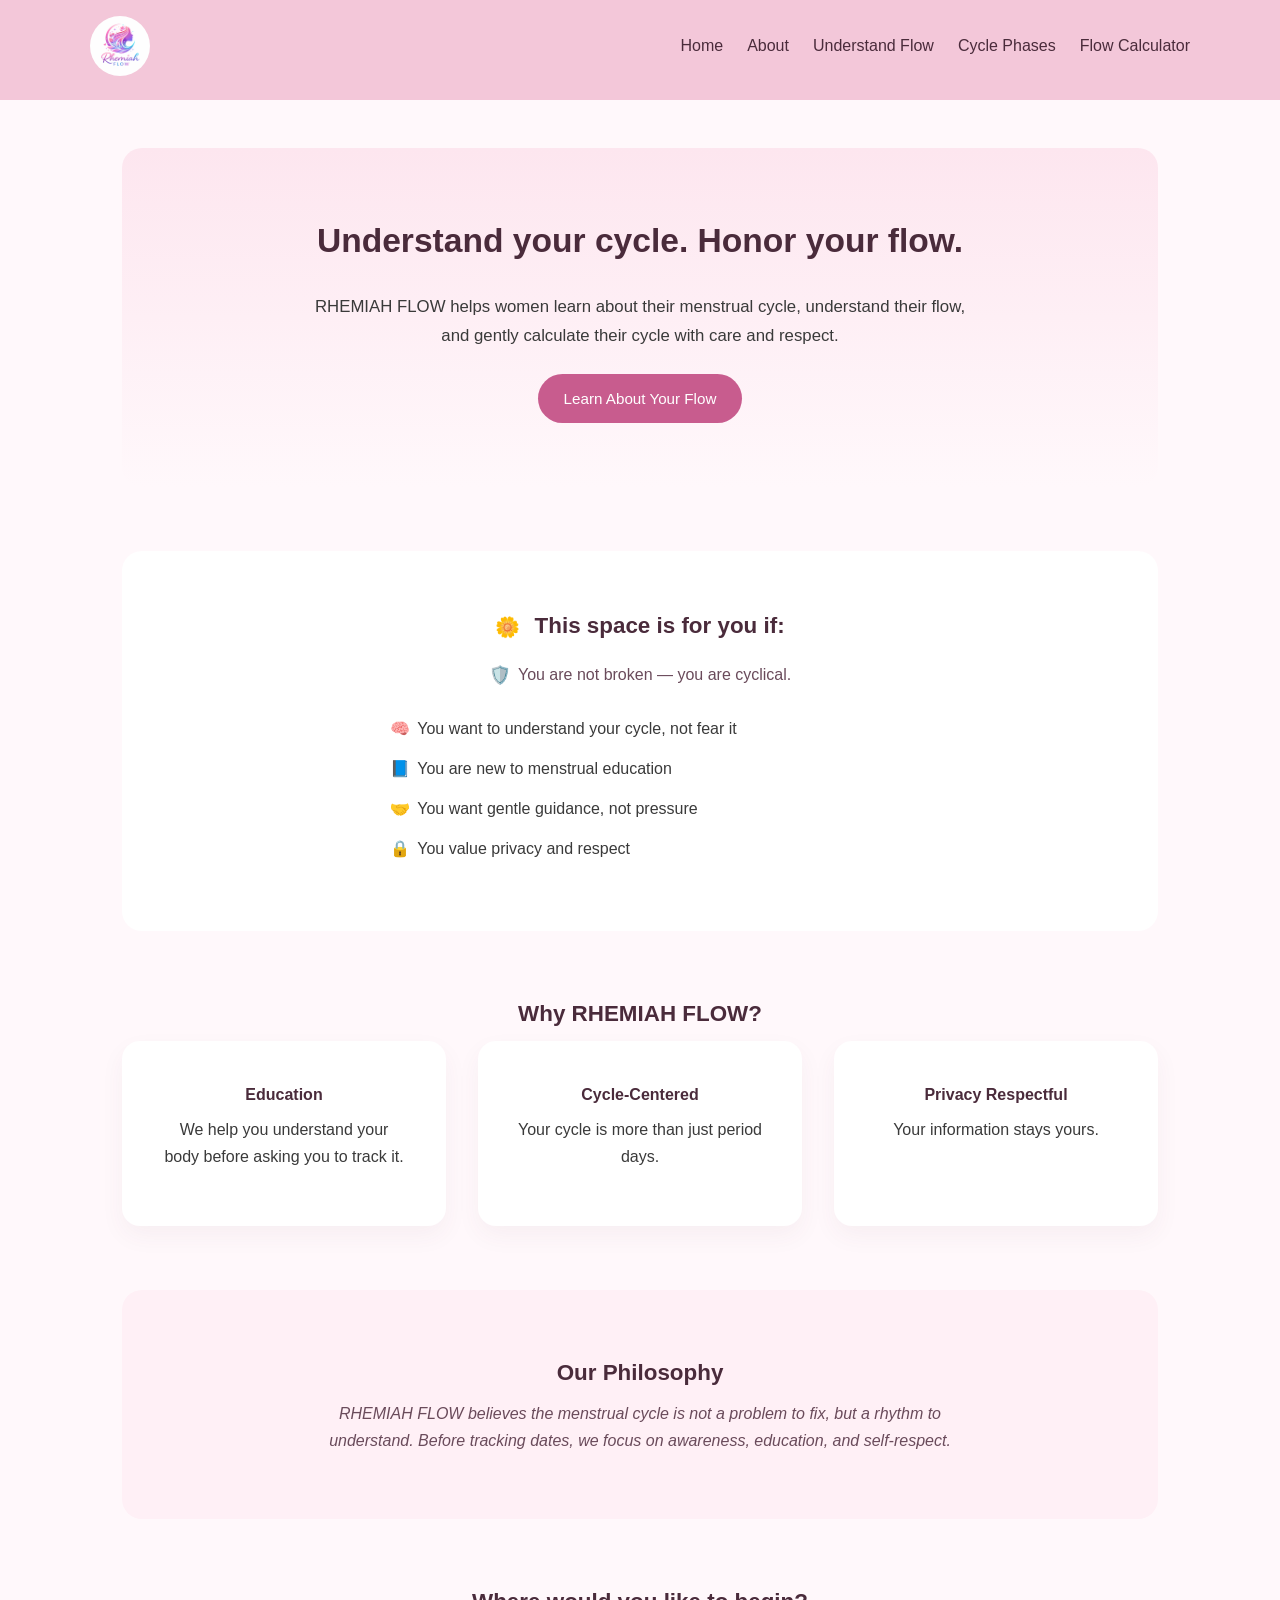
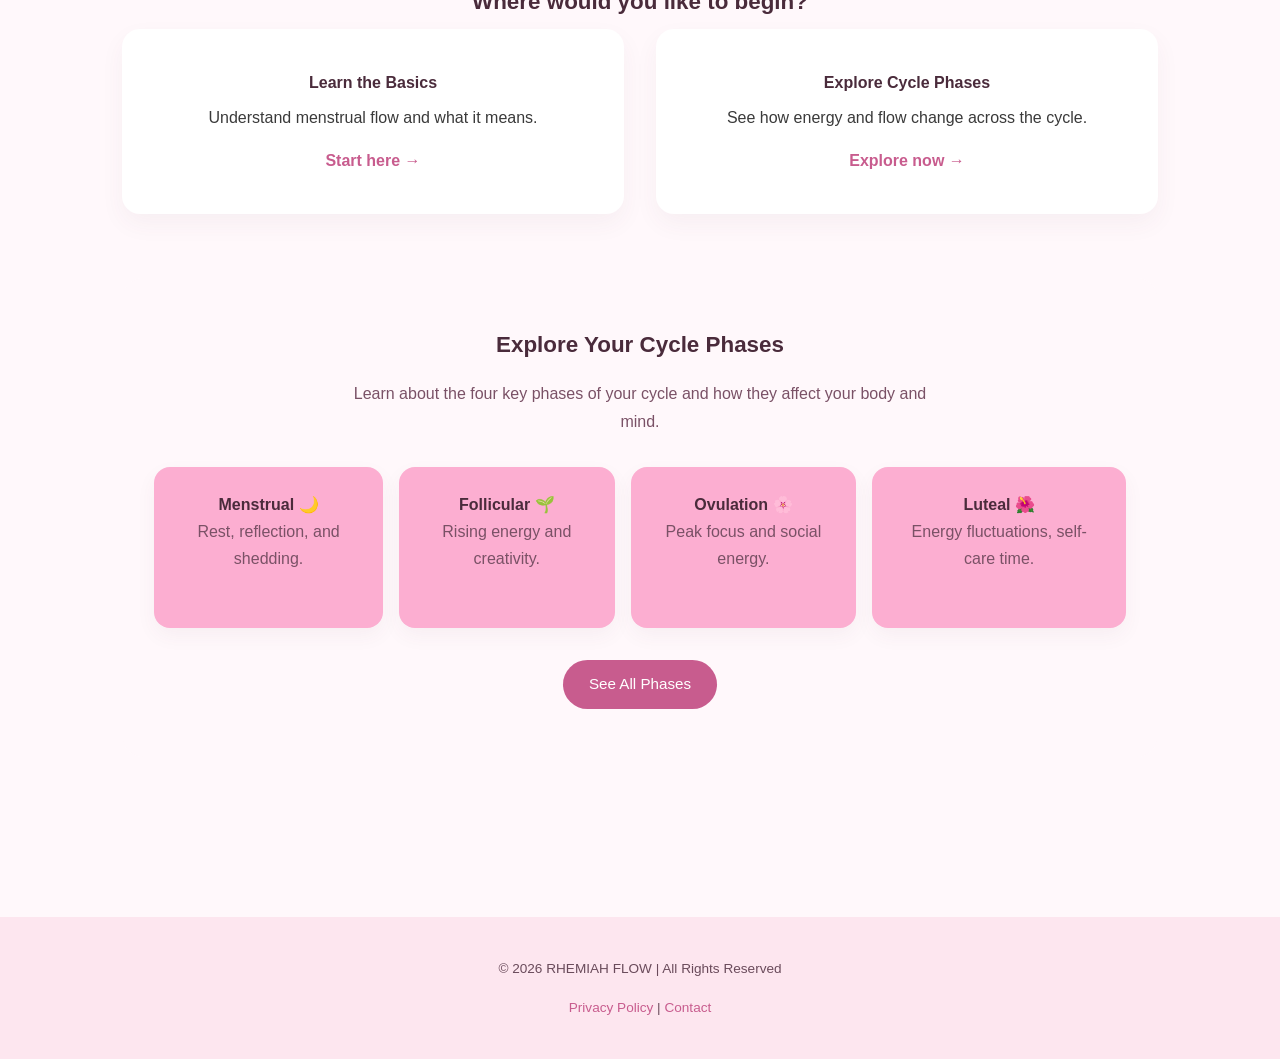
<file: index.html>
<!DOCTYPE html>
<html lang="en">
<head>
    <meta charset="UTF-8">
    <meta name="viewport" content="width=device-width, initial-scale=1.0">
    <title>RHEMIAH FLOW | Understand Your Cycle</title>
    <link rel="stylesheet" href="rhemiah.css">
</head>
<body>
<div id="logo-modal" class="modal">
    <span id="close-btn">&times;</span>
    <img class="modal-content" id="modal-img">
</div>

    <!-- Header / Navigation -->
    <header>
        <nav>
            <a href="#" id="logo-link">
            <img class="logo" src="IMAGES/RHEMIAH_FLOW_LOGO.png" alt="RHEMIAH FLOW LOGO">
              </a>
              <script>
                const logo = document.querySelector(".logo");
                const modal = document.getElementById("logo-modal");
                const modalImg = document.getElementById("modal-img");
                const closeBtn = document.getElementById("close-btn");

                logo.onclick = function() {
                modal.style.display = "block";
                modalImg.src = this.src;
                  }

               closeBtn.onclick = function() {
               modal.style.display = "none";
               }
               modal.onclick = function(e) {
  if (e.target === modal) {
    modal.style.display = "none";
  }
}
              </script>
            <!-- <h1><a href="index.html">RHEMIAH FLOW</a></h1> -->
            <ul>
                <li><a href="index.html">Home</a></li>
                <li><a href="about.html">About</a></li>
                <li><a href="understand-flow.html">Understand Flow</a></li>
                <li><a href="cycle-phases.html">Cycle Phases</a></li>
                <li><a href="calculator.html">Flow Calculator</a></li>
            </ul>
        </nav>
    </header>

    <!-- Main Content -->
    <main>

        <!-- Hero Section -->
        <section class="hero">
            <div class="hero-content">
            <h2>Understand your cycle. Honor your flow.</h2>
            <p>
                RHEMIAH FLOW helps women learn about their menstrual cycle,
                understand their flow, and gently calculate their cycle
                with care and respect.
            </p>
            <a href="understand-flow.html" class="btn">
                Learn About Your Flow
            </a>
            </div>
        </section>
       <!-- For who -->
        <section class="for-who">
    <h3><span class="section-icon">🌼</span> This space is for you if:</h3>
    <p><span class="phrase-icon">🛡️</span>You are not broken — you are cyclical.</p>
    <ul>
        <li><span class="li-icon">🧠</span>You want to understand your cycle, not fear it</li>
        <li><span class="li-icon">📘</span>You are new to menstrual education</li>
        <li><span class="li-icon">🤝</span>You want gentle guidance, not pressure</li>
        <li><span class="li-icon">🔒</span>You value privacy and respect</li>
    </ul>
</section>

        <!-- Why Rhemiah Flow -->
        <section class="why">
            <h3>Why RHEMIAH FLOW?</h3>
            <div class="cards">
                <div class="card">
                    <h4>Education </h4>
                    <p>We help you understand your body before asking you to track it.</p>
                </div>
                <div class="card">
                    <h4>Cycle-Centered</h4>
                    <p>Your cycle is more than just period days.</p>
                </div>
                <div class="card">
                    <h4>Privacy Respectful</h4>
                    <p>Your information stays yours.</p>
                </div>
            </div>
        </section>

        <!-- Cycle Philosophy -->
         <section class="philosophy">
    <h3>Our Philosophy</h3>
    <p>
        RHEMIAH FLOW believes the menstrual cycle is not a problem to fix,
        but a rhythm to understand. Before tracking dates, we focus on
        awareness, education, and self-respect.
    </p>
</section>
            <!-- Next Step -->
 <section class="next-step">
    <h3>Where would you like to begin?</h3>
    <div class="cards">
        <div class="card">
            <h4>Learn the Basics</h4>
            <p>Understand menstrual flow and what it means.</p>
            <a href="understand-flow.html" class="card-link">Start here →</a>
        </div>
        <div class="card">
            <h4>Explore Cycle Phases</h4>
            <p>See how energy and flow change across the cycle.</p>
            <a href="cycle-phases.html" class="card-link">Explore now →</a>
        </div>
    </div>
</section>
<!-- Cycle Phases Teaser -->
<section class="home-cycle-preview">
  <h3>Explore Your Cycle Phases</h3>
  <p>Learn about the four key phases of your cycle and how they affect your body and mind.</p>

  <div class="preview-cards">
    <div class="preview-card fade-in">
      <h4>Menstrual 🌙</h4>
      <p>Rest, reflection, and shedding.</p>
    </div>
    <div class="preview-card fade-in">
      <h4>Follicular 🌱</h4>
      <p>Rising energy and creativity.</p>
    </div>
    <div class="preview-card fade-in">
      <h4>Ovulation 🌸</h4>
      <p>Peak focus and social energy.</p>
    </div>
    <div class="preview-card fade-in">
      <h4>Luteal 🌺</h4>
      <p>Energy fluctuations, self-care time.</p>
    </div>
  </div>

  <a href="cycle-phases.html" class="btn">See All Phases</a>
</section>

    </main>
                <!-- Footer -->
  <footer>
    <p>© 2026 RHEMIAH FLOW | All Rights Reserved</p>
    <p>
      <a href="#">Privacy Policy</a> | 
      <a href="#">Contact</a>
    </p>
  </footer>
               
<script>
  const observer = new IntersectionObserver(entries => {
    entries.forEach(entry => {
      if (entry.isIntersecting) {
        entry.target.classList.add("visible");
      }
    });
  }, { threshold: 0.2 });

  document.querySelectorAll(".fade-in").forEach(el => {
    observer.observe(el);
  });
</script>
</body>

</body>
</html>
</file>
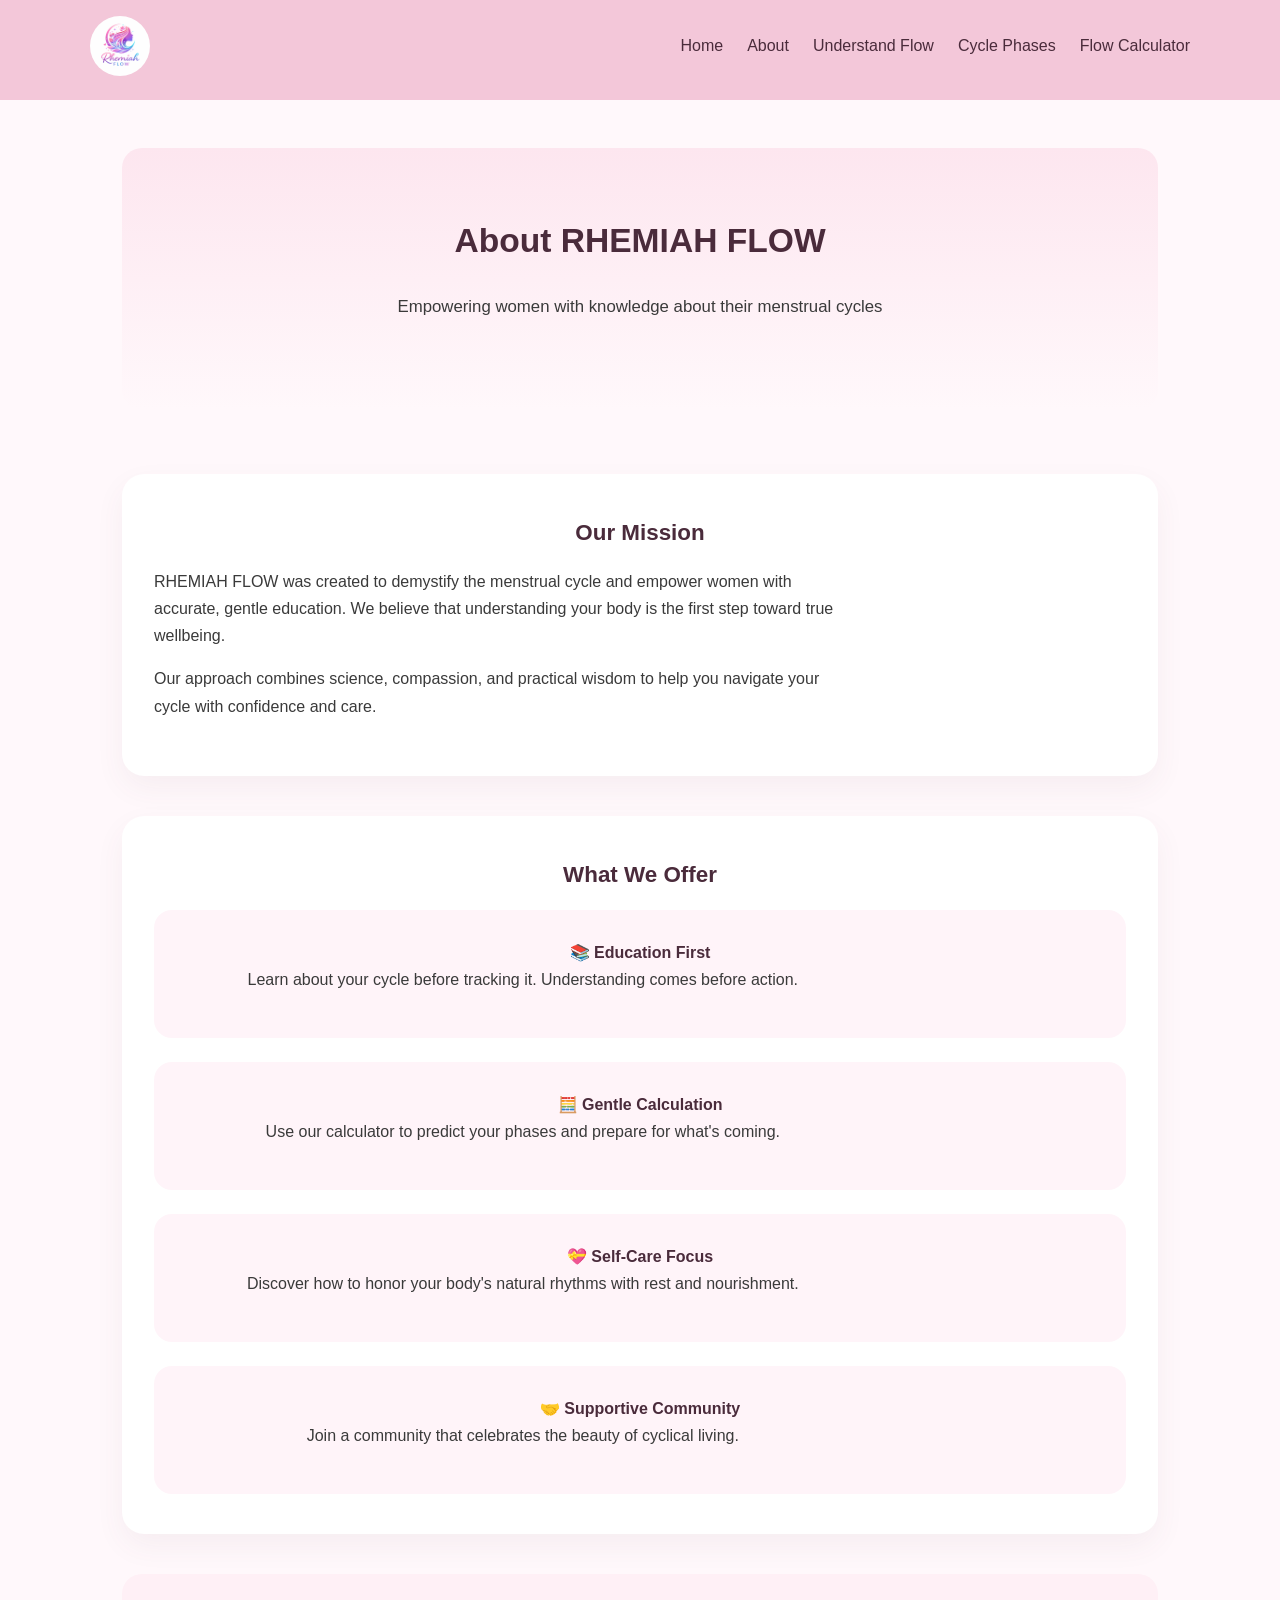
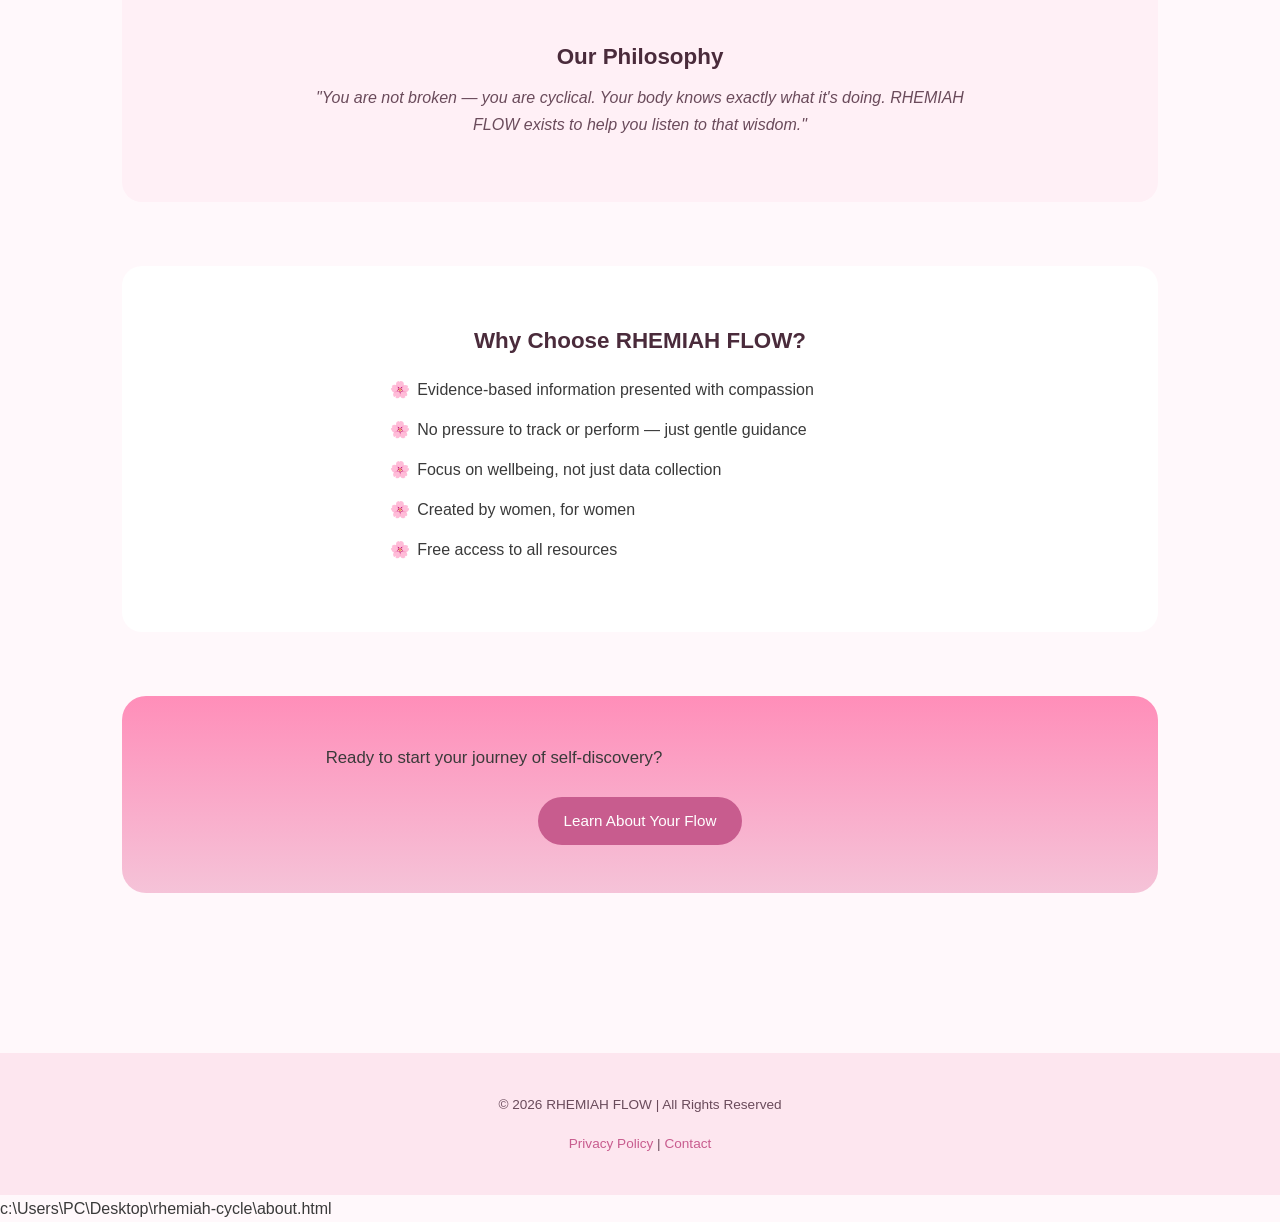
<file: about.html>
<!DOCTYPE html>
<html lang="en">
<head>
    <meta charset="UTF-8">
    <meta name="viewport" content="width=device-width, initial-scale=1.0">
    <title>RHEMIAH FLOW | About</title>
    <link rel="stylesheet" href="rhemiah.css">
</head>
<body>
<div id="logo-modal" class="modal">
    <span id="close-btn">&times;</span>
    <img class="modal-content" id="modal-img">
</div>

    <!-- Header -->
    <header>
        <nav>
          <a href="#" id="logo-link">
            <img class="logo" src="IMAGES/RHEMIAH_FLOW_LOGO.png" alt="Rhemiah Flow Logo">
            </a>
             <script>
                const logo = document.querySelector(".logo");
                const modal = document.getElementById("logo-modal");
                const modalImg = document.getElementById("modal-img");
                const closeBtn = document.getElementById("close-btn");

                logo.onclick = function() {
                modal.style.display = "block";
                modalImg.src = this.src;
                  }

               closeBtn.onclick = function() {
               modal.style.display = "none";
               }
               modal.onclick = function(e) {
  if (e.target === modal) {
    modal.style.display = "none";
  }
}
              </script>
            <!-- <h1>RHEMIAH FLOW</h1> -->
            <ul>
                <li><a href="index.html">Home</a></li>
                <li><a href="about.html">About</a></li>
                <li><a href="understand-flow.html">Understand Flow</a></li>
                <li><a href="cycle-phases.html">Cycle Phases</a></li>
                <li><a href="calculator.html">Flow Calculator</a></li>
            </ul>
        </nav>
    </header>

    <main>
        <!-- About Hero -->
        <section class="hero">
            <h2>About RHEMIAH FLOW</h2>
            <p>Empowering women with knowledge about their menstrual cycles</p>
        </section>

        <!-- Our Mission -->
        <section class="flow-section">
            <h3>Our Mission</h3>
            <p>
                RHEMIAH FLOW was created to demystify the menstrual cycle and empower women
                with accurate, gentle education. We believe that understanding your body is the
                first step toward true wellbeing.
            </p>
            <p>
                Our approach combines science, compassion, and practical wisdom to help you
                navigate your cycle with confidence and care.
            </p>
        </section>

        <!-- What We Offer -->
        <section class="flow-section">
            <h3>What We Offer</h3>
            <div class="flow-types">
                <div class="flow-type">
                    <h4>📚 Education First</h4>
                    <p>Learn about your cycle before tracking it. Understanding comes before action.</p>
                </div>
                <div class="flow-type">
                    <h4>🧮 Gentle Calculation</h4>
                    <p>Use our calculator to predict your phases and prepare for what's coming.</p>
                </div>
                <div class="flow-type">
                    <h4>💝 Self-Care Focus</h4>
                    <p>Discover how to honor your body's natural rhythms with rest and nourishment.</p>
                </div>
                <div class="flow-type">
                    <h4>🤝 Supportive Community</h4>
                    <p>Join a community that celebrates the beauty of cyclical living.</p>
                </div>
            </div>
        </section>

        <!-- Our Philosophy -->
        <section class="philosophy">
            <h3>Our Philosophy</h3>
            <p>
                "You are not broken — you are cyclical. Your body knows exactly what it's doing.
                RHEMIAH FLOW exists to help you listen to that wisdom."
            </p>
        </section>

        <!-- Why Choose Us -->
        <section class="for-who">
            <h3>Why Choose RHEMIAH FLOW?</h3>
            <ul>
                <li><span class="li-icon">🌸</span>Evidence-based information presented with compassion</li>
                <li><span class="li-icon">🌸</span>No pressure to track or perform — just gentle guidance</li>
                <li><span class="li-icon">🌸</span>Focus on wellbeing, not just data collection</li>
                <li><span class="li-icon">🌸</span>Created by women, for women</li>
                <li><span class="li-icon">🌸</span>Free access to all resources</li>
            </ul>
        </section>

        <!-- Call to Action -->
        <section class="flow-transition">
            <p>Ready to start your journey of self-discovery?</p>
            <a href="understand-flow.html" class="btn">Learn About Your Flow</a>
        </section>

    </main>

    <!-- FOOTER -->
    <footer>
        <p>© 2026 RHEMIAH FLOW | All Rights Reserved</p>
        <p>
            <a href="#">Privacy Policy</a> |
            <a href="#">Contact</a>
        </p>
    </footer>

<script>
  const observer = new IntersectionObserver(entries => {
    entries.forEach(entry => {
      if (entry.isIntersecting) {
        entry.target.classList.add("visible");
      }
    });
  }, { threshold: 0.2 });

  document.querySelectorAll(".fade-in").forEach(el => {
    observer.observe(el);
  });
</script>

</body>
</html></content>
<parameter name="filePath">c:\Users\PC\Desktop\rhemiah-cycle\about.html
</file>
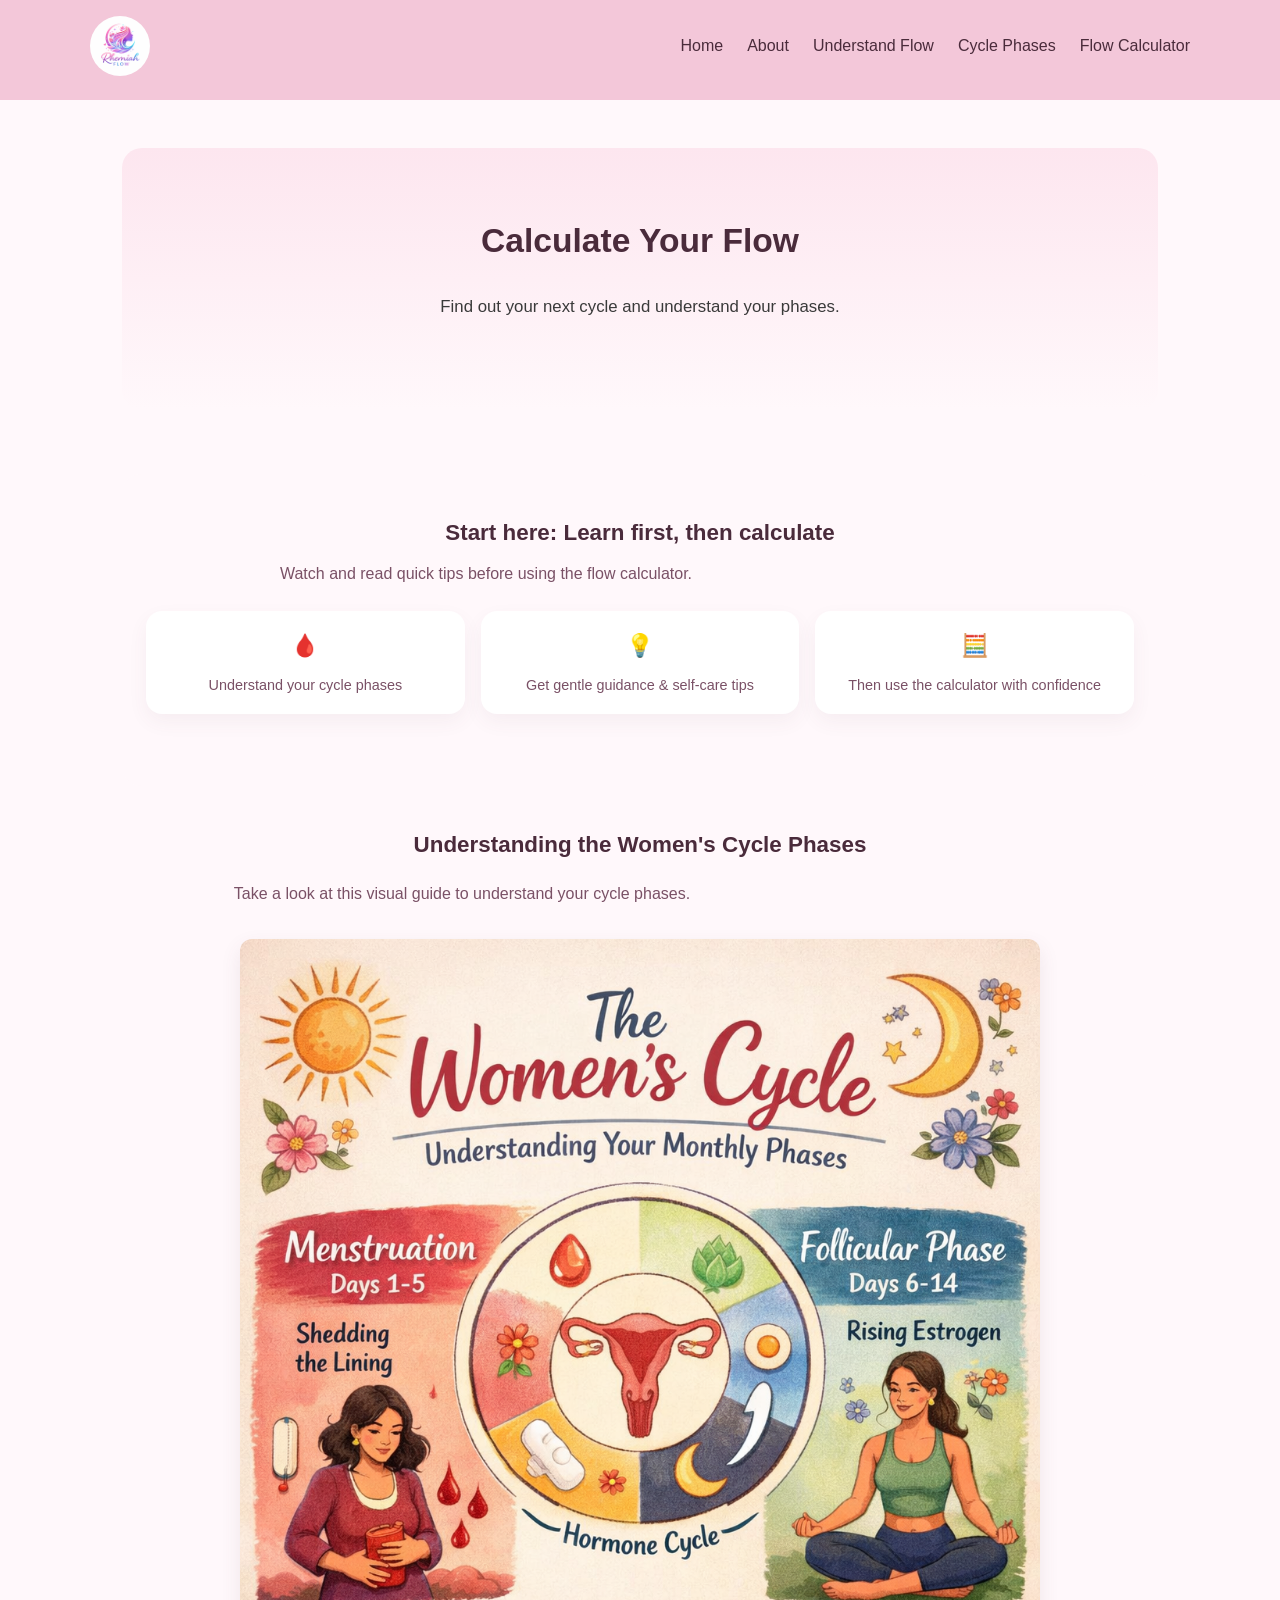
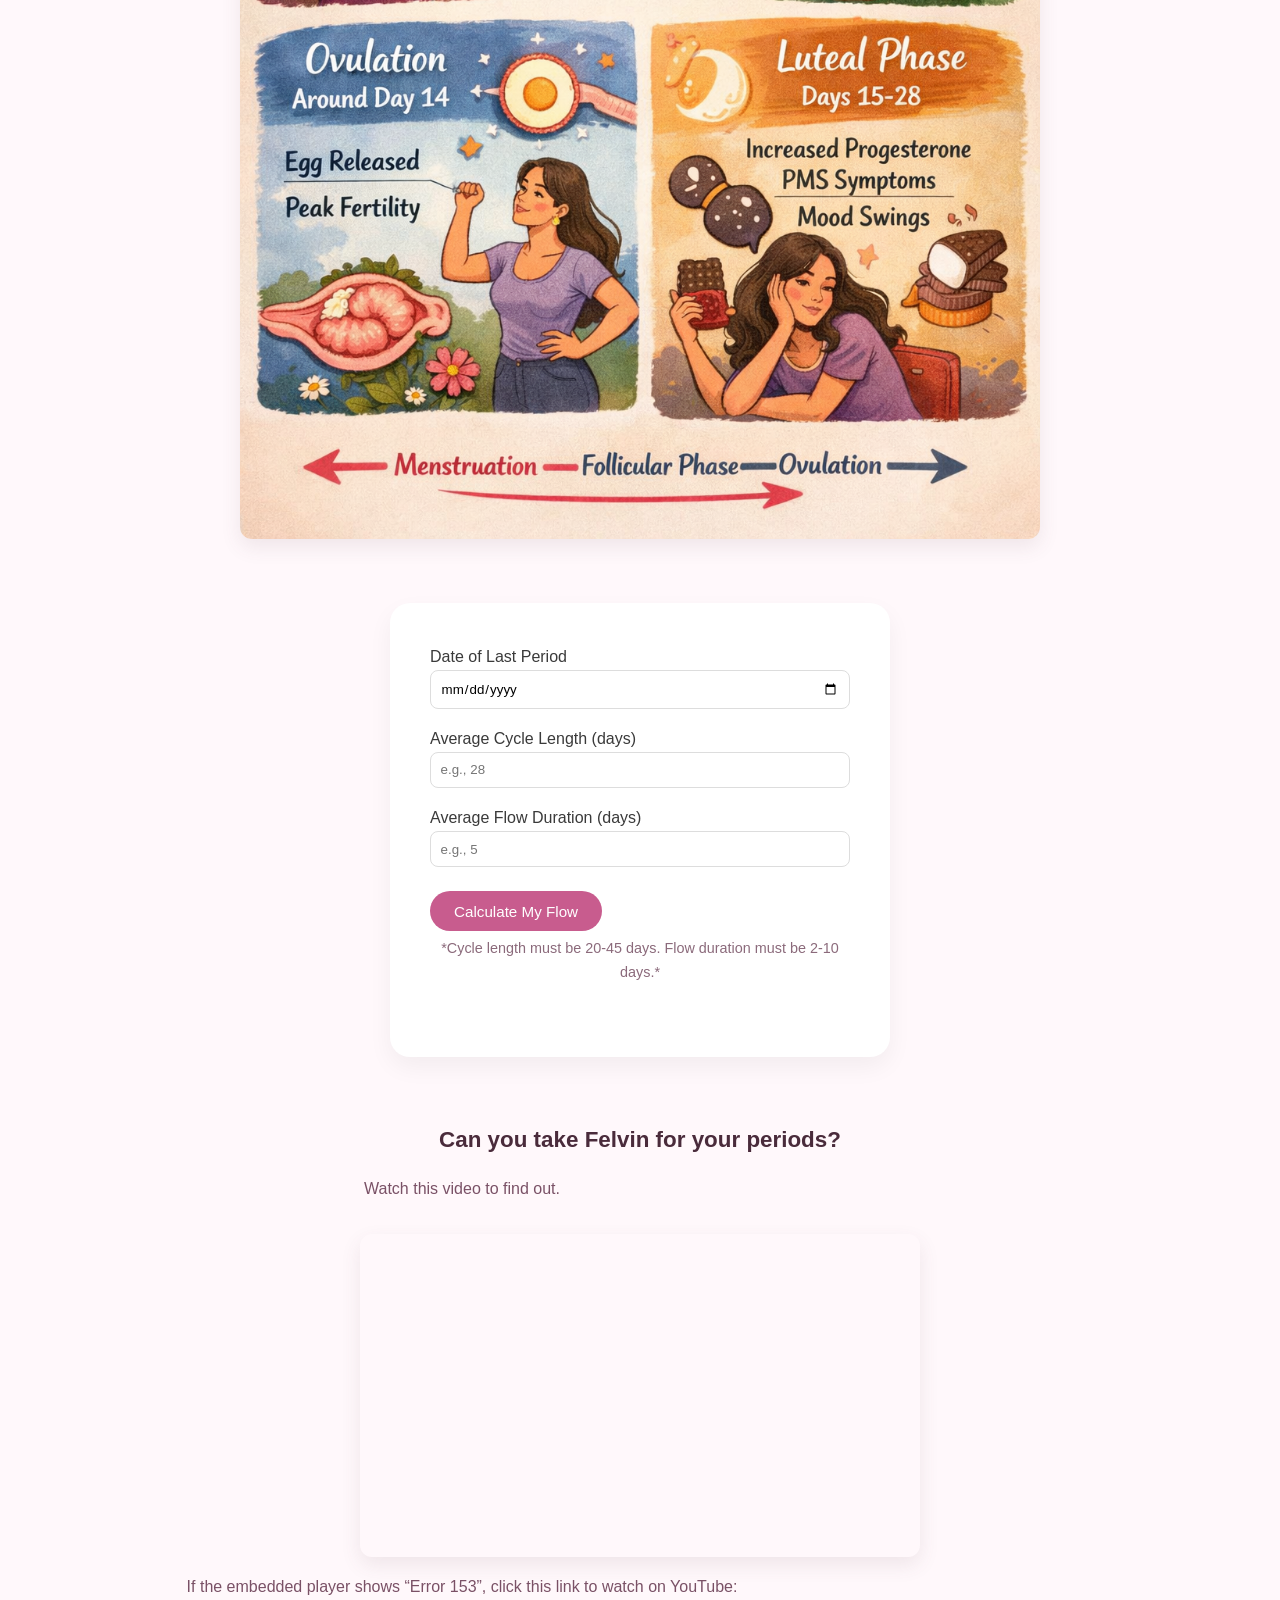
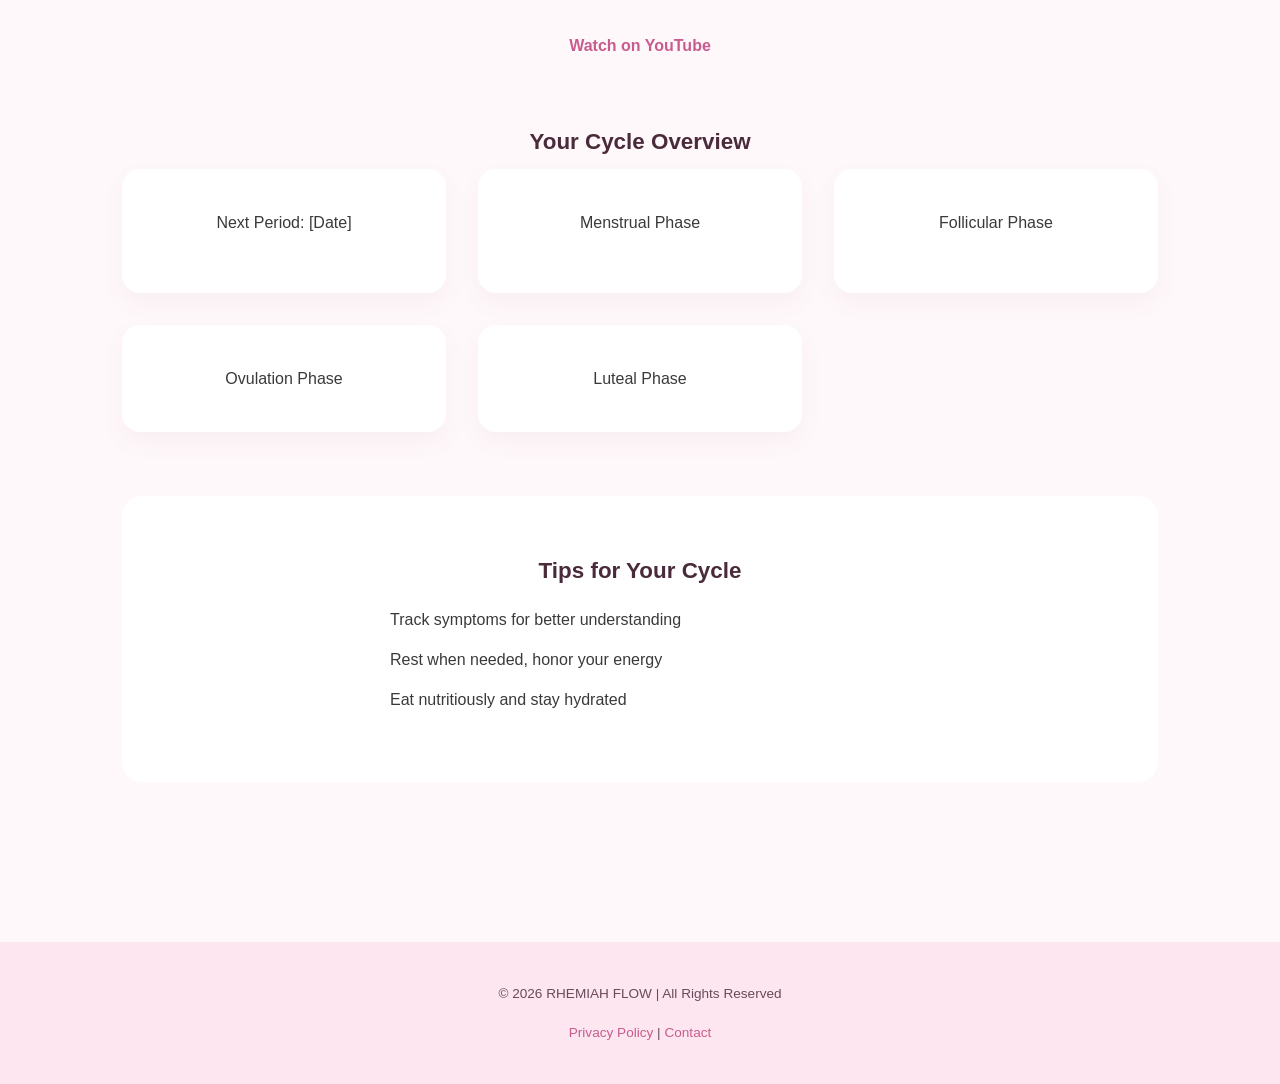
<file: calculator.html>
<!DOCTYPE html>
<html lang="en">
<head>
    <meta charset="UTF-8">
    <meta name="viewport" content="width=device-width, initial-scale=1.0">
    <title>RHEMIAH FLOW | Flow Calculator</title>
    <link rel="stylesheet" href="rhemiah.css">
</head>
<body>
<div id="logo-modal" class="modal">
    <span id="close-btn">&times;</span>
    <img class="modal-content" id="modal-img">
</div>

    <!-- Header -->
    <header>
        <nav>
          <a href="#" id="logo-link">  
            <img class="logo" src="IMAGES/RHEMIAH_FLOW_LOGO.png" alt="Rhemiah Flow Logo">
            </a>
             <script>
                const logo = document.querySelector(".logo");
                const modal = document.getElementById("logo-modal");
                const modalImg = document.getElementById("modal-img");
                const closeBtn = document.getElementById("close-btn");

                logo.onclick = function() {
                modal.style.display = "block";
                modalImg.src = this.src;
                  }

               closeBtn.onclick = function() {
               modal.style.display = "none";
               }
               modal.onclick = function(e) {
  if (e.target === modal) {
    modal.style.display = "none";
  }
}
              </script>
            <!-- <h1>RHEMIAH FLOW</h1> -->
            <ul>
                <li><a href="index.html">Home</a></li>
                 <li><a href="about.html">About</a></li>
                <li><a href="understand-flow.html">Understand Flow</a></li>
                <li><a href="cycle-phases.html">Cycle Phases</a></li>
                <li><a href="calculator.html">Flow Calculator</a></li>
            </ul>
        </nav>
    </header>

    <main>

        <!-- CALCULATOR HERO -->
        <section class="hero">
            <h2>Calculate Your Flow</h2>
            <p>Find out your next cycle and understand your phases.</p>
        </section>

        <!-- VISUAL + VIDEO START -->
        <section class="visual-guide">
            <h3>Start here: Learn first, then calculate</h3>
            <p>Watch and read quick tips before using the flow calculator.</p>
            <div class="guide-cards">
                <div class="guide-card"><span>🩸</span><p>Understand your cycle phases</p></div>
                <div class="guide-card"><span>💡</span><p>Get gentle guidance & self-care tips</p></div>
                <div class="guide-card"><span>🧮</span><p>Then use the calculator with confidence</p></div>
            </div>
        </section>


        <!-- CYCLE PHASES IMAGE -->
        <section class="cycle-image-section">
            <h3>Understanding the Women's Cycle Phases</h3>
            <p>Take a look at this visual guide to understand your cycle phases.</p>
            <div class="image-container">
                <img src="IMAGES/Understanding the women's cycle phases.png" alt="Understanding the Women's Cycle Phases" class="cycle-image">
            </div>
        </section>

        <!-- CALCULATOR FORM -->
        <section>
            <form id="flowCalculator">
                <label for="lastPeriod">Date of Last Period</label>
                <input type="date" id="lastPeriod" name="lastPeriod">

                <label for="cycleLength">Average Cycle Length (days)</label>
                <input type="number" id="cycleLength" name="cycleLength" placeholder="e.g., 28" min="20" max="45">
                
                <label for="flowDuration">Average Flow Duration (days)</label>
                <input type="number" id="flowDuration" name="flowDuration" placeholder="e.g., 5" min="2" max="10">

                <button type="submit">Calculate My Flow</button>
                <p class="note">*Cycle length must be 20-45 days. Flow duration must be 2-10 days.*</p>
            </form>
                    </section>
        <!-- PERIOD VIDEO SECTION -->
        <section class="video-section">
            <h3>Can you take Felvin for your periods?</h3>
            <p>Watch this video to find out.</p>
            <div class="video-container">
                <iframe width="315" height="576" src="https://www.youtube.com/embed/Q29rnSzZenY" title="Can you take felvin for your periods? Watch this video to find out." frameborder="0" allow="accelerometer; autoplay; clipboard-write; encrypted-media; gyroscope; picture-in-picture; web-share" referrerpolicy="strict-origin-when-cross-origin" allowfullscreen></iframe>
            </div>
            <div class="video-fallback">
                <p>If the embedded player shows “Error 153”, click this link to watch on YouTube:</p>
                <a href="https://www.youtube.com/watch?v=Q29rnSzZenY" target="_blank" rel="noopener noreferrer">Watch on YouTube</a>
            </div>
        </section>

        <!-- RESULTS SECTION -->
        <section id="results">
            <h3>Your Cycle Overview</h3>
            <div class="cards">
                <div class="card">
                    
                    <p>Next Period: [Date]</p> 
                </div>
                <div class="card">Menstrual Phase</div>
                <div class="card">Follicular Phase</div>
                <div class="card">Ovulation Phase</div>
                <div class="card">Luteal Phase</div>
            </div>
        </section>

        <!-- TIPS & EDUCATION -->
        <section class="for-who">
            <h3>Tips for Your Cycle</h3>
            <ul>
                <li>Track symptoms for better understanding</li>
                <li>Rest when needed, honor your energy</li>
                <li>Eat nutritiously and stay hydrated</li>
            </ul>
        </section>

    </main>

    <!-- FOOTER -->
    <footer>
        <p>© 2026 RHEMIAH FLOW | All Rights Reserved</p>
        <p>
            <a href="#">Privacy Policy</a> | 
            <a href="#">Contact</a>
        </p>
    </footer>
<script src="calculator.js"></script>

<script>
  const observer = new IntersectionObserver(entries => {
    entries.forEach(entry => {
      if (entry.isIntersecting) {
        entry.target.classList.add("visible");
      }
    });
  }, { threshold: 0.2 });

  document.querySelectorAll(".fade-in").forEach(el => {
    observer.observe(el);
  });
</script>


</body>
</html>
</file>
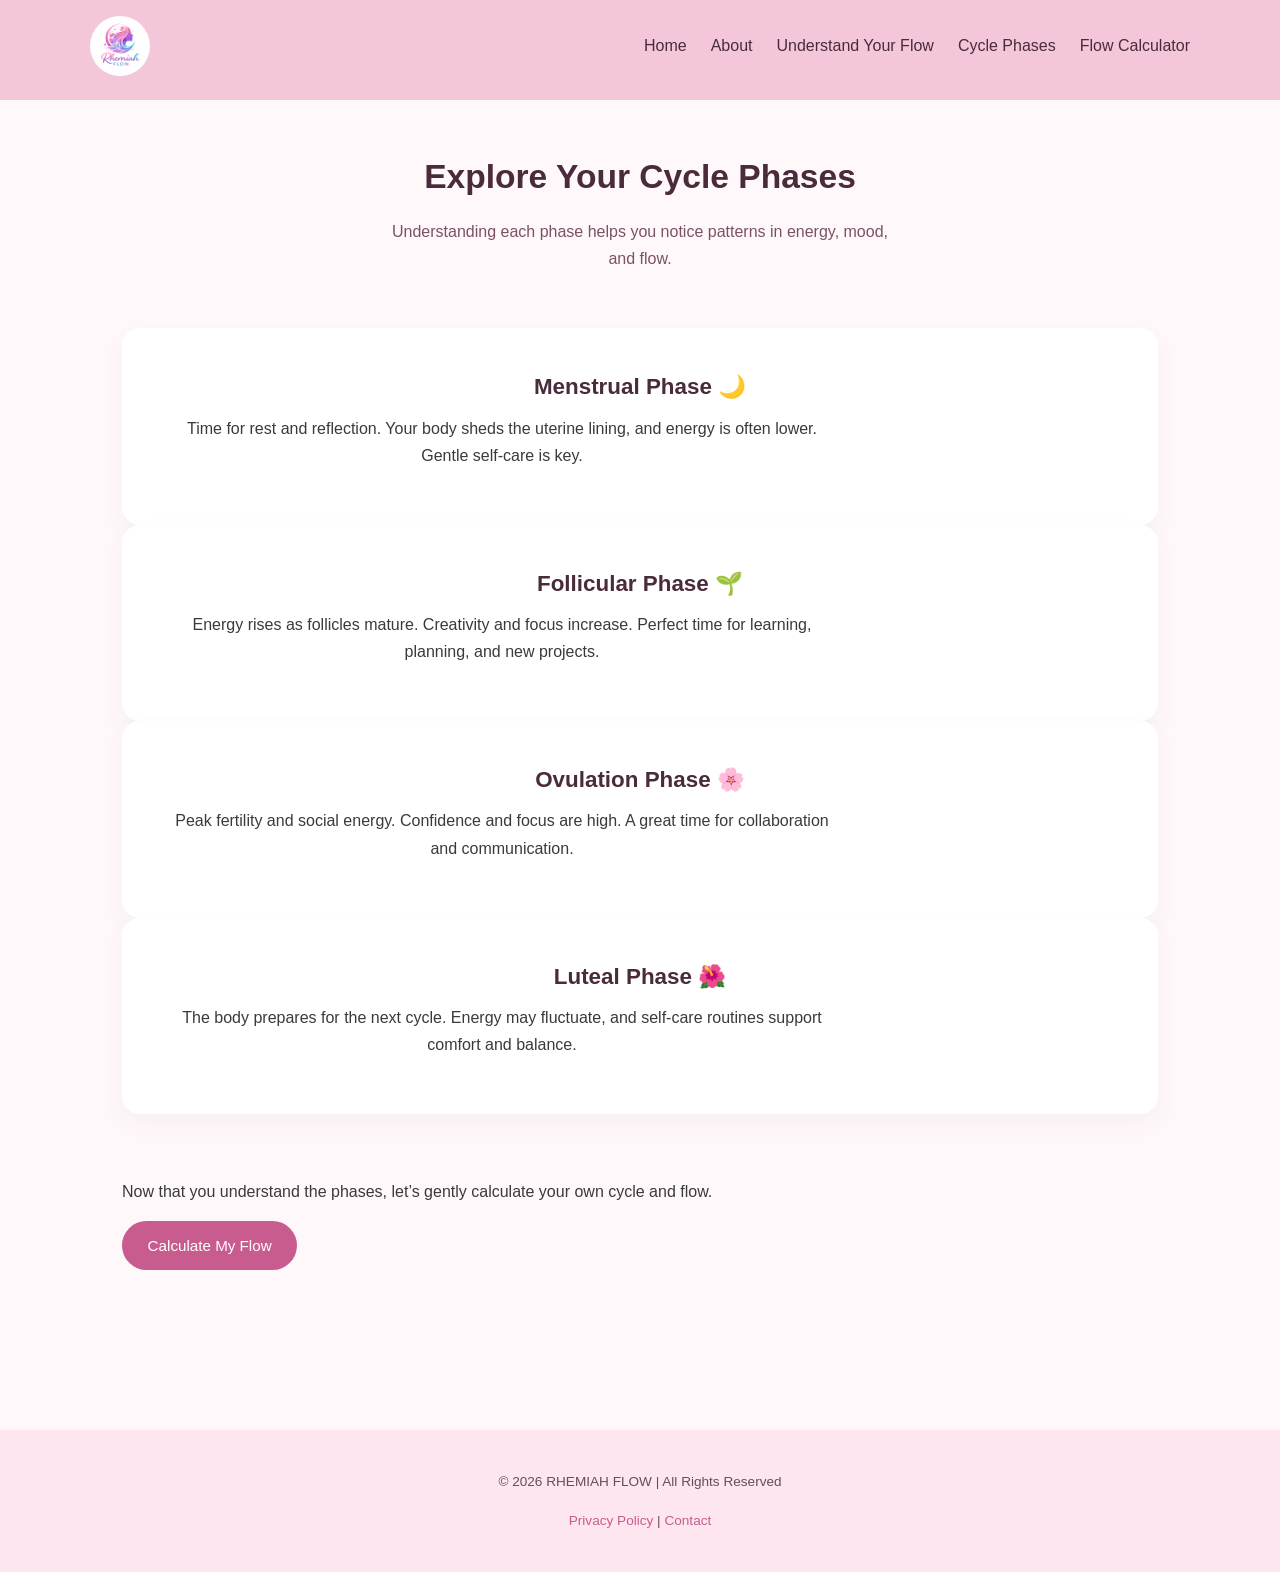
<file: cycle-phases.html>
<!DOCTYPE html>
<html lang="en">
<head>
  <meta charset="UTF-8">
  <meta name="viewport" content="width=device-width, initial-scale=1.0">
  <title>RHEMIAH FLOW | Cycle Phases</title>
  <link rel="stylesheet" href="rhemiah.css">
</head>
<body>
<div id="logo-modal" class="modal">
    <span id="close-btn">&times;</span>
    <img class="modal-content" id="modal-img">
</div>

  <!-- Header / Navigation -->
  <header>
    <nav>
      <a href="#" id="logo-link">
      <img class="logo" src="IMAGES/RHEMIAH_FLOW_LOGO.png" alt="RHEMIAH FLOW Logo">
      </a>
       <script>
                const logo = document.querySelector(".logo");
                const modal = document.getElementById("logo-modal");
                const modalImg = document.getElementById("modal-img");
                const closeBtn = document.getElementById("close-btn");

                logo.onclick = function() {
                modal.style.display = "block";
                modalImg.src = this.src;
                  }

               closeBtn.onclick = function() {
               modal.style.display = "none";
               }
               modal.onclick = function(e) {
  if (e.target === modal) {
    modal.style.display = "none";
  }
}
              </script>
      <!-- <h1>RHEMIAH FLOW</h1> -->
      <ul>
        <li><a href="index.html">Home</a></li>
        <li><a href="about.html">About</a></li>
        <li><a href="understand-flow.html">Understand Your Flow</a></li>
        <li><a href="cycle-phases.html">Cycle Phases</a></li>
        <li><a href="calculator.html">Flow Calculator</a></li>
      </ul>
    </nav>
  </header>

  <!-- Main Content -->
  <main class="cycle-phases">

    <!-- Page Intro -->
    <section class="page-intro">
      <h2>Explore Your Cycle Phases</h2>
      <p class="subtitle">Understanding each phase helps you notice patterns in energy, mood, and flow.</p>
    </section>

    <!-- Phase Cards -->
    <section class="phase-cards">

      <div class="card fade-in">
        <h3>Menstrual Phase 🌙</h3>
        <p>Time for rest and reflection. Your body sheds the uterine lining, and energy is often lower. Gentle self-care is key.</p>
      </div>

      <div class="card fade-in">
        <h3>Follicular Phase 🌱</h3>
        <p>Energy rises as follicles mature. Creativity and focus increase. Perfect time for learning, planning, and new projects.</p>
      </div>

      <div class="card fade-in">
        <h3>Ovulation Phase 🌸</h3>
        <p>Peak fertility and social energy. Confidence and focus are high. A great time for collaboration and communication.</p>
      </div>

      <div class="card fade-in">
        <h3>Luteal Phase 🌺</h3>
        <p>The body prepares for the next cycle. Energy may fluctuate, and self-care routines support comfort and balance.</p>
      </div>

    </section>

    <!-- Transition to Calculator -->
    <section class="cta-transition fade-in">
      <p>Now that you understand the phases, let’s gently calculate your own cycle and flow.</p>
      <a href="calculator.html" class="btn">Calculate My Flow</a>
    </section>

  </main>

  <!-- Optional Footer -->
  <footer>
    <p>&copy; 2026 RHEMIAH FLOW | All Rights Reserved</p>
    <p>
      <a href="#">Privacy Policy</a> | 
      <a href="#">Contact</a>
    </p>
  </footer>

  <!-- Scroll Animation Script -->
  <script>
    const observer = new IntersectionObserver(entries => {
      entries.forEach(entry => {
        if (entry.isIntersecting) {
          entry.target.classList.add("visible");
        }
      });
    }, { threshold: 0.2 });

    document.querySelectorAll(".fade-in").forEach(el => observer.observe(el));
  </script>

</body>
</html>
</file>
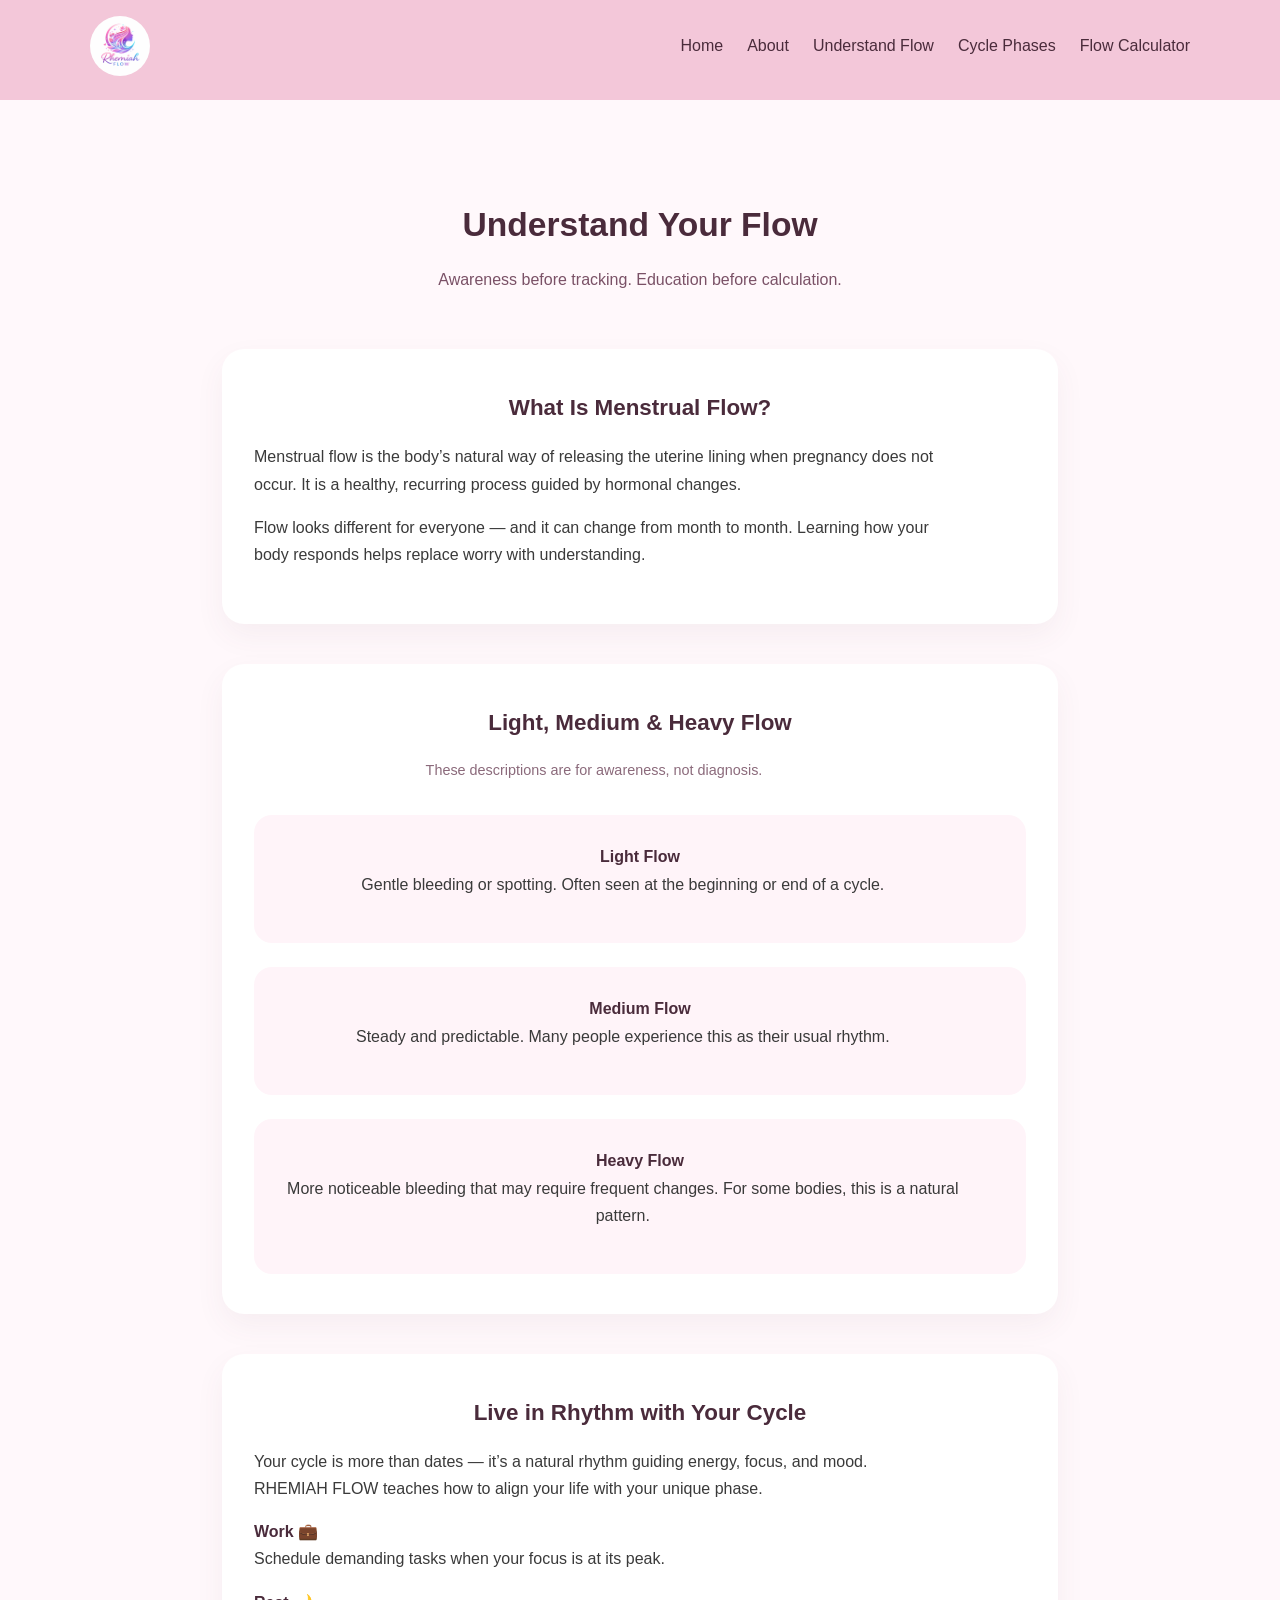
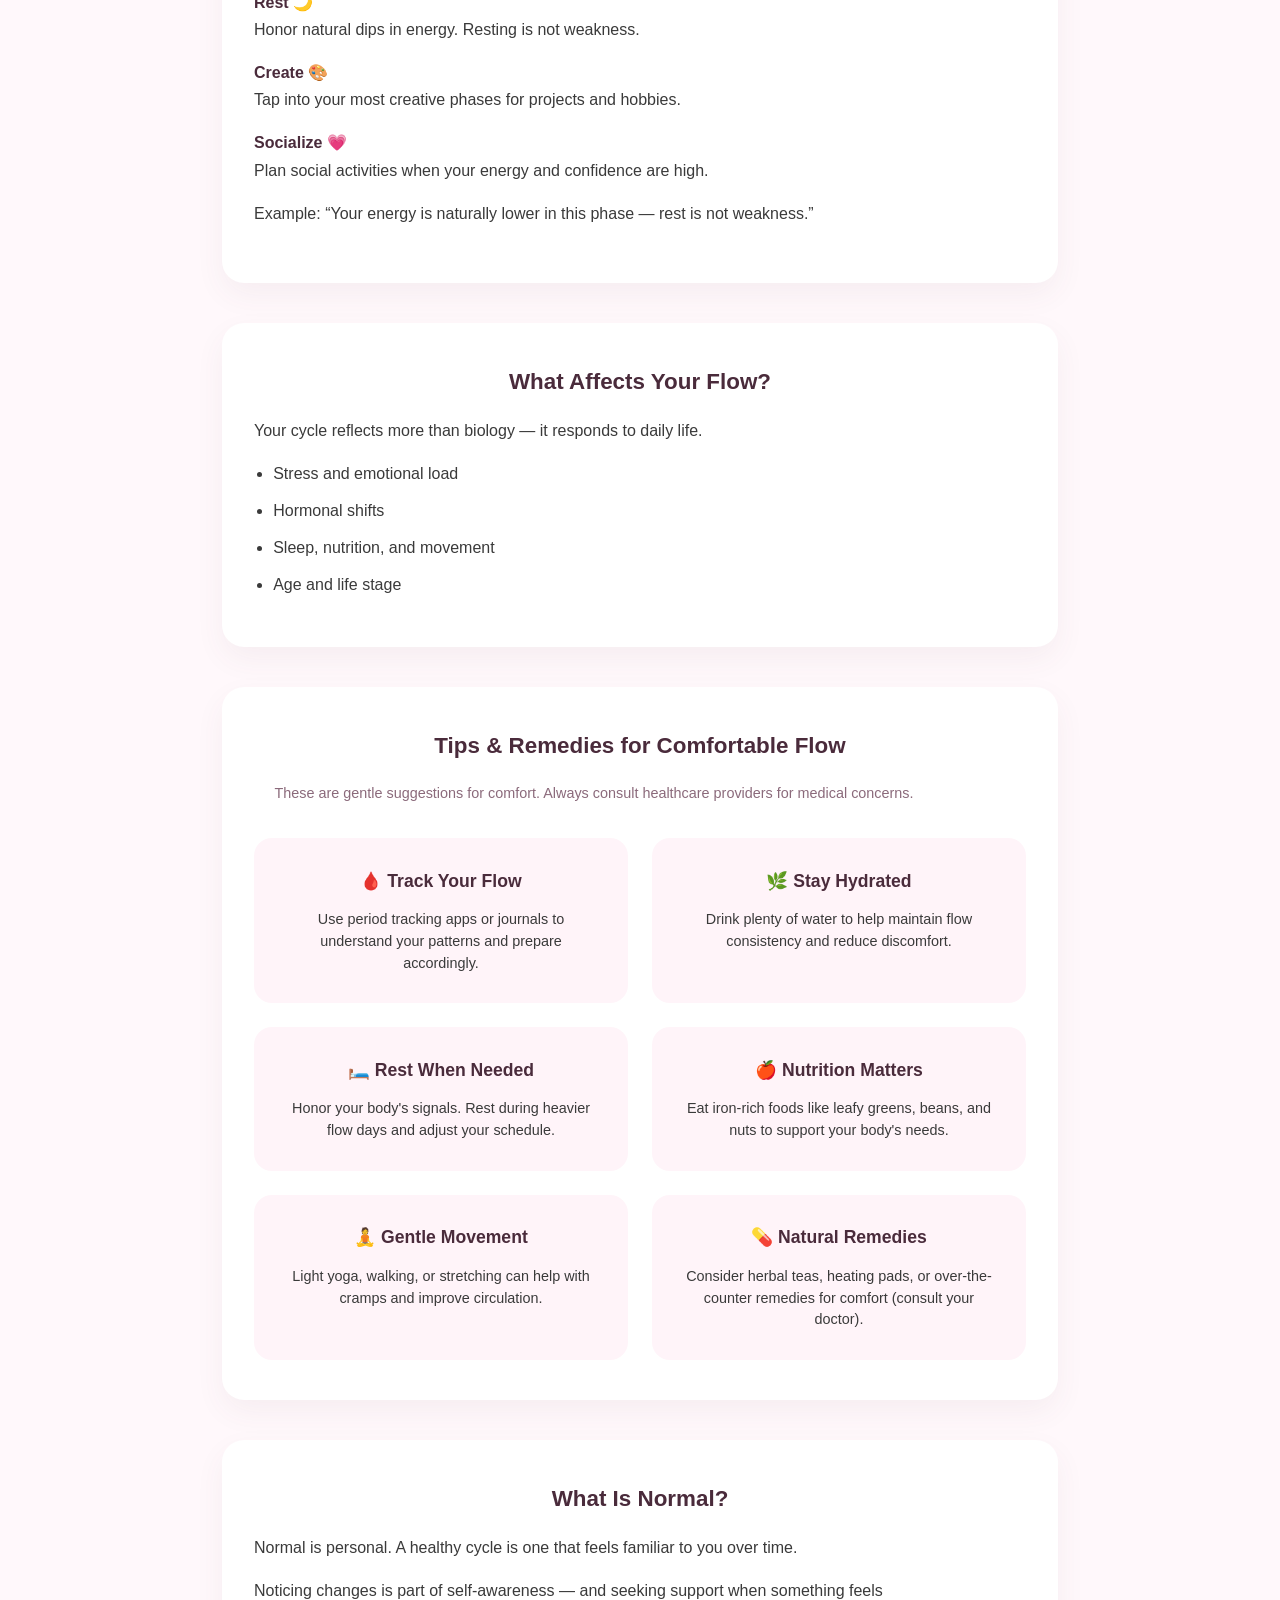
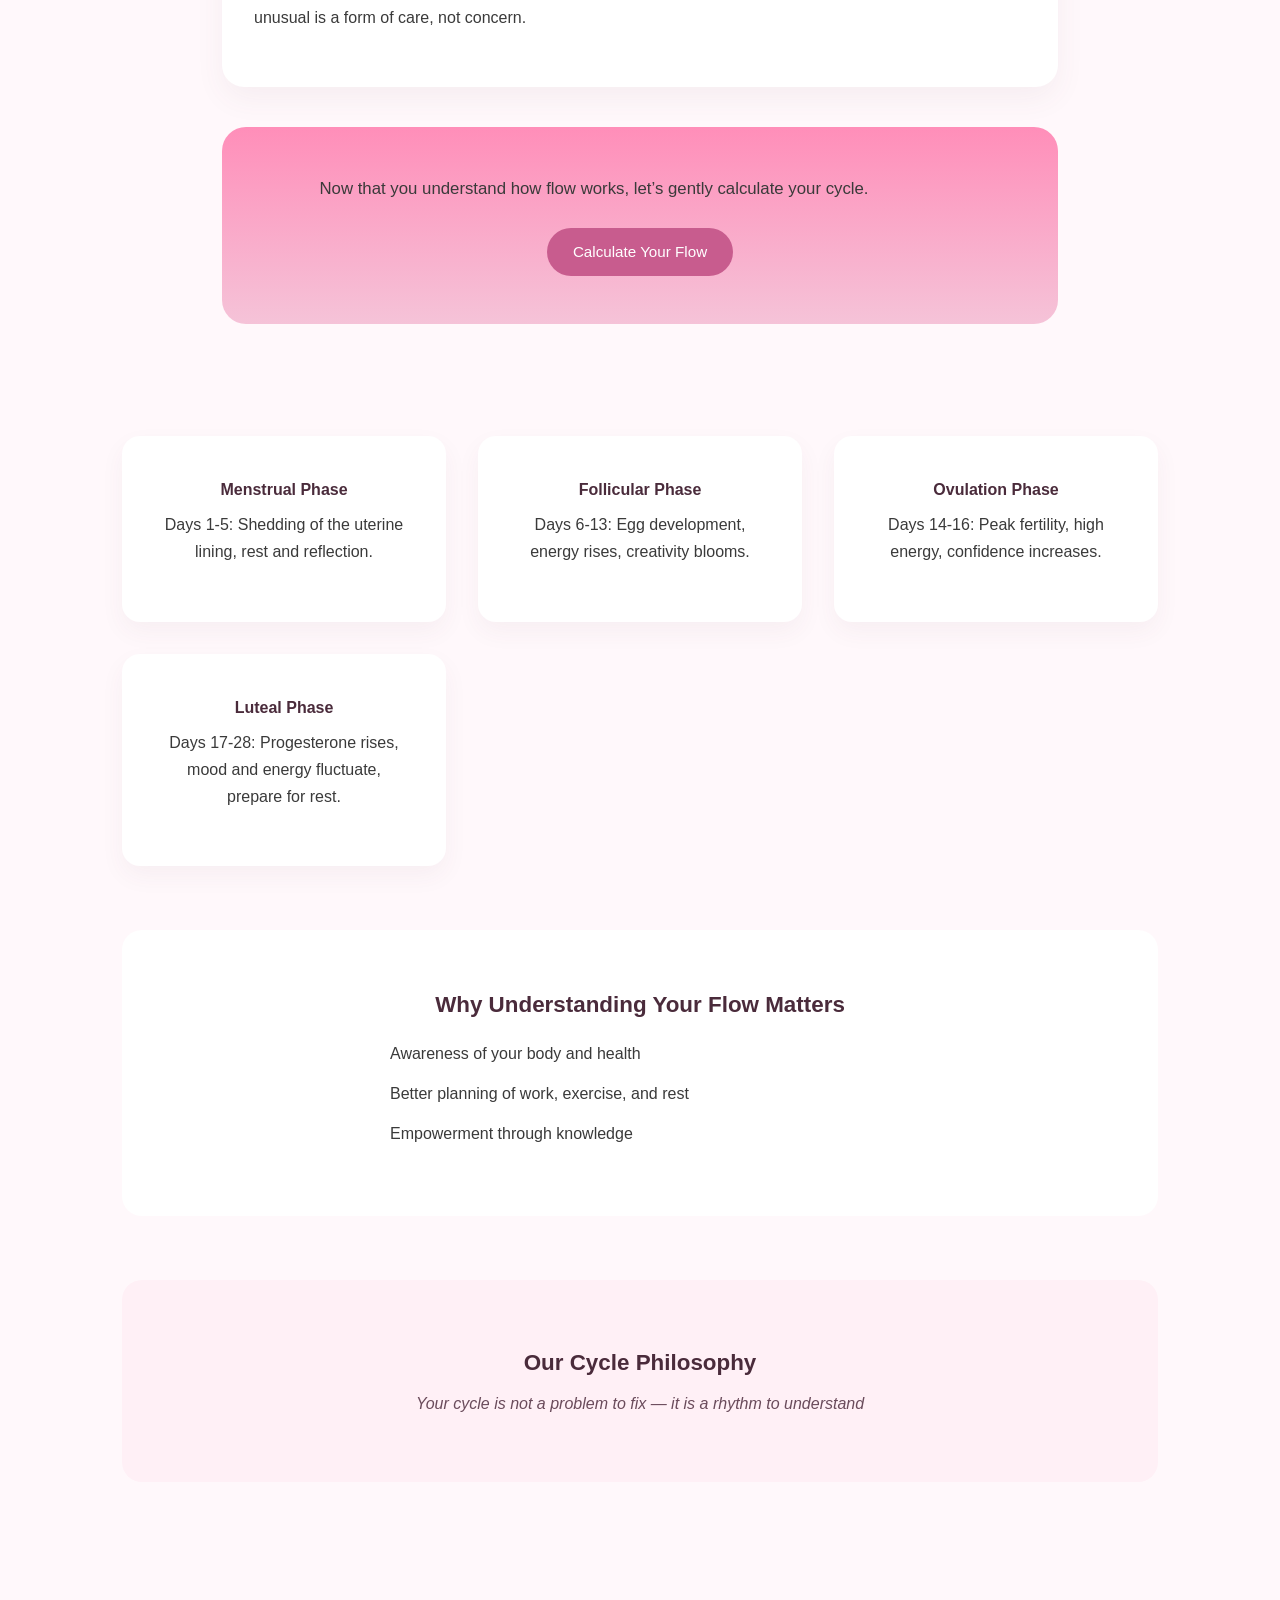
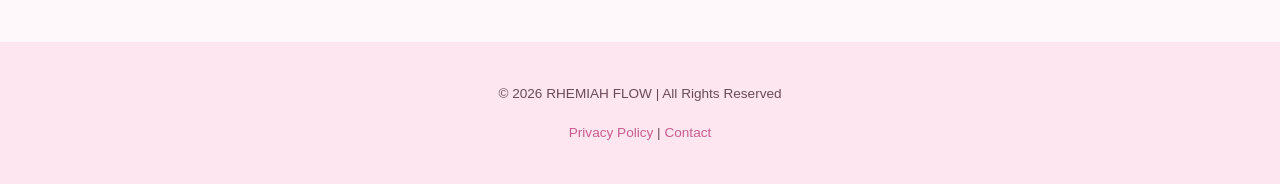
<file: understand-flow.html>
<!DOCTYPE html>
<html lang="en">
<head>
    <meta charset="UTF-8">
    <meta name="viewport" content="width=device-width, initial-scale=1.0">
    <title>RHEMIAH FLOW | Understand Your Flow</title>
    <link rel="stylesheet" href="rhemiah.css">
</head>
<body>
<div id="logo-modal" class="modal">
    <span id="close-btn">&times;</span>
    <img class="modal-content" id="modal-img">
</div>

    <!-- Header -->
    <header>
        <nav>
          <a href="#" id="logo-link">
            <img class="logo" src="IMAGES/RHEMIAH_FLOW_LOGO.png" alt="Rhemiah Flow Logo">
            </a>
             <script>
                const logo = document.querySelector(".logo");
                const modal = document.getElementById("logo-modal");
                const modalImg = document.getElementById("modal-img");
                const closeBtn = document.getElementById("close-btn");

                logo.onclick = function() {
                modal.style.display = "block";
                modalImg.src = this.src;
                  }

               closeBtn.onclick = function() {
               modal.style.display = "none";
               }
               modal.onclick = function(e) {
  if (e.target === modal) {
    modal.style.display = "none";
  }
}
              </script>
            <!-- <h1>RHEMIAH FLOW</h1> -->
            <ul>
                <li><a href="index.html">Home</a></li>
                <li><a href="about.html">About</a></li>
                <li><a href="understand-flow.html">Understand Flow</a></li>
                <li><a href="cycle-phases.html">Cycle Phases</a></li>
                <li><a href="calculator.html">Flow Calculator</a></li>
            </ul>
        </nav>
    </header>

    <main>
        <main class="understand-flow">

  <!-- Page Intro -->
  <section class="page-intro">
    <h2>Understand Your Flow</h2>
    <p class="subtitle">
      Awareness before tracking. Education before calculation.
    </p>
  </section>

  <!-- What Is Menstrual Flow -->
  <section class="flow-section">
    <!-- 🌙 Icon -->
    <h3>What Is Menstrual Flow?</h3>
    <p>
      Menstrual flow is the body’s natural way of releasing the uterine lining
      when pregnancy does not occur. It is a healthy, recurring process guided
      by hormonal changes.
    </p>
    <p>
      Flow looks different for everyone — and it can change from month to month.
      Learning how your body responds helps replace worry with understanding.
    </p>
  </section>

  <!-- Flow Types -->
  <section class="flow-section">
    <h3>Light, Medium & Heavy Flow</h3>
    <p class="note">
      These descriptions are for awareness, not diagnosis.
    </p>

    <div class="flow-types">
      <div class="flow-type">
        <!-- 🌱 Icon -->
        <h4>Light Flow</h4>
        <p>
          Gentle bleeding or spotting. Often seen at the beginning or end of a cycle.
        </p>
      </div>

      <div class="flow-type">
        <!-- 🌸 Icon -->
        <h4>Medium Flow</h4>
        <p>
          Steady and predictable. Many people experience this as their usual rhythm.
        </p>
      </div>

      <div class="flow-type">
        <!-- 🌺 Icon -->
        <h4>Heavy Flow</h4>
        <p>
          More noticeable bleeding that may require frequent changes. For some bodies,
          this is a natural pattern.
        </p>
      </div>
    </div>
  </section>
  <!-- Life Alignment / Philosophy Section -->
<section class="flow-section fade-in">
  <h3>Live in Rhythm with Your Cycle</h3>
  <p>
    Your cycle is more than dates — it’s a natural rhythm guiding energy, focus, and mood.  
    RHEMIAH FLOW teaches how to align your life with your unique phase.
  </p>

  <div class="alignment-cards">
    <div class="alignment-card">
      <h4>Work 💼</h4>
      <p>Schedule demanding tasks when your focus is at its peak.</p>
    </div>
    <div class="alignment-card">
      <h4>Rest 🌙</h4>
      <p>Honor natural dips in energy. Resting is not weakness.</p>
    </div>
    <div class="alignment-card">
      <h4>Create 🎨</h4>
      <p>Tap into your most creative phases for projects and hobbies.</p>
    </div>
    <div class="alignment-card">
      <h4>Socialize 💗</h4>
      <p>Plan social activities when your energy and confidence are high.</p>
    </div>
  </div>

  <p class="example-quote">
    Example: “Your energy is naturally lower in this phase — rest is not weakness.”
  </p>
</section>


  <!-- What Affects Flow -->
  <section class="flow-section">
    <!-- 🌿 Icon -->
    <h3>What Affects Your Flow?</h3>
    <p>
      Your cycle reflects more than biology — it responds to daily life.
    </p>
    <ul>
      <li>Stress and emotional load</li>
      <li>Hormonal shifts</li>
      <li>Sleep, nutrition, and movement</li>
      <li>Age and life stage</li>
    </ul>
  </section>

  <!-- Tips & Remedies -->
  <section class="flow-section">
    <h3>Tips & Remedies for Comfortable Flow</h3>
    <p class="note">
      These are gentle suggestions for comfort. Always consult healthcare providers for medical concerns.
    </p>

    <div class="tips-grid">
      <div class="tip-card">
        <h4>🩸 Track Your Flow</h4>
        <p>Use period tracking apps or journals to understand your patterns and prepare accordingly.</p>
      </div>

      <div class="tip-card">
        <h4>🌿 Stay Hydrated</h4>
        <p>Drink plenty of water to help maintain flow consistency and reduce discomfort.</p>
      </div>

      <div class="tip-card">
        <h4>🛏️ Rest When Needed</h4>
        <p>Honor your body's signals. Rest during heavier flow days and adjust your schedule.</p>
      </div>

      <div class="tip-card">
        <h4>🍎 Nutrition Matters</h4>
        <p>Eat iron-rich foods like leafy greens, beans, and nuts to support your body's needs.</p>
      </div>

      <div class="tip-card">
        <h4>🧘 Gentle Movement</h4>
        <p>Light yoga, walking, or stretching can help with cramps and improve circulation.</p>
      </div>

      <div class="tip-card">
        <h4>💊 Natural Remedies</h4>
        <p>Consider herbal teas, heating pads, or over-the-counter remedies for comfort (consult your doctor).</p>
      </div>
    </div>
  </section>

  <!-- What Is Normal -->
  <section class="flow-section">
    <!-- 💗 Icon -->
    <h3>What Is Normal?</h3>
    <p>
      Normal is personal. A healthy cycle is one that feels familiar to you
      over time.
    </p>
    <p>
      Noticing changes is part of self-awareness — and seeking support when
      something feels unusual is a form of care, not concern.
    </p>
  </section>

  <!-- Transition -->
  <section class="flow-transition">
    <!-- ➝ Icon -->
    <p>
      Now that you understand how flow works,
      let’s gently calculate your cycle.
    </p>
    <a href="calculator.html" class="btn">
      Calculate Your Flow
    </a>
  </section>

</main>


        <!-- HERO SECTION -->
        <!-- <section class="hero"> -->
            <!-- <h2>Understand your flow</h2> -->
            <!-- <p>Learn about your cycle, honor your rhythm, and connect with your body.</p> -->
            <!-- <a href="calculator.html" class="btn">Calculate Your Flow</a> -->
        <!-- </section> -->

        <!-- CYCLE OVERVIEW -->
        <section class="cards">
            <div class="card">
                <h4>Menstrual Phase</h4>
                <p>Days 1-5: Shedding of the uterine lining, rest and reflection.</p>
            </div>
            <div class="card">
                <h4>Follicular Phase</h4>
                <p>Days 6-13: Egg development, energy rises, creativity blooms.</p>
            </div>
            <div class="card">
                <h4>Ovulation Phase</h4>
                <p>Days 14-16: Peak fertility, high energy, confidence increases.</p>
            </div>
            <div class="card">
                <h4>Luteal Phase</h4>
                <p>Days 17-28: Progesterone rises, mood and energy fluctuate, prepare for rest.</p>
            </div>
        </section>

        <!-- WHY IT MATTERS -->
        <section class="for-who">
            <h3>Why Understanding Your Flow Matters</h3>
            <ul>
                <li>Awareness of your body and health</li>
                <li>Better planning of work, exercise, and rest</li>
                <li>Empowerment through knowledge</li>
            </ul>
        </section>

        <!-- CYCLE PHILOSOPHY -->
        <section class="philosophy">
            <h3>Our Cycle Philosophy</h3>
            <p>Your cycle is not a problem to fix — it is a rhythm to understand</p>
        </section>

    </main>

    <!-- FOOTER -->
    <footer>
        <p>© 2026 RHEMIAH FLOW | All Rights Reserved</p>
        <p>
            <a href="#">Privacy Policy</a> | 
            <a href="#">Contact</a>
        </p>
    </footer>
<script>
  const observer = new IntersectionObserver(entries => {
    entries.forEach(entry => {
      if (entry.isIntersecting) {
        entry.target.classList.add("visible");
      }
    });
  }, { threshold: 0.2 });

  document.querySelectorAll(".fade-in").forEach(el => {
    observer.observe(el);
  });
</script>
</body>

</body>
</html>
</file>
<file: rhemiah.css>
/* --------------------
   RESET & BASE STYLES
--------------------- */
* {
    margin: 0;
    padding: 0;
    box-sizing: border-box;
}

body {
    font-family: "Poppins", Arial, sans-serif;
    background-color: #fff8fb;
    color: #3a3a3a;
    line-height: 1.7;
}

/* --------------------
   TYPOGRAPHY
--------------------- */
h1, h2, h3, h4 {
    font-weight: 600;
    color: #4a2b3b;
}

h1 {
    font-size: 1.6rem;
}

h2 {
    font-size: 2.1rem;
    margin-bottom: 0.8rem;
}

h3 {
    font-size: 1.4rem;
    margin-bottom: 0.5rem;
    text-align: center;
}

p {
    margin-bottom: 1rem;
    max-width: 680px;
}

/* --------------------
   LINKS & BUTTONS
--------------------- */
a {
    color: #b85686;
    text-decoration: none;
    position: relative;
    transition: color 0.3s ease;
}

a:hover {
    color: #a94874
}
a::after {
    content: '';
    position: absolute;
    width: 0;
    height: 1px;
    bottom: -2px;
    left: 0;
    background-color: #a94874;
    transition: width 0.3s ease;
}

a:hover::after {
    width: 100%;
}

.btn {
    display: inline-block;
    background-color: #c85c8e;
    color: #ffffff;
    padding: 0.7rem 1.6rem;
    border-radius: 25px;
    font-size: 0.95rem;
    transition: background-color 0.3s ease,transform 0.2s ease, box-shadow 0.2s ease;
}

.btn:hover {
    background-color: #fff;
     transform: translateY(-2px);
    box-shadow: 0 6px 12px rgba(168, 72, 116, 0.3);
}

/* --------------------
   HEADER & NAVIGATION
--------------------- */
.logo{
    width: 60px;
    height: 60px;
    border-radius: 30px;
}
header {
    background-color: #f3c7d9;
    padding: 1rem 2rem;
}

nav {
    max-width: 1100px;
    margin: auto;
    display: flex;
    align-items: center;
    justify-content: space-between;
}

nav ul {
    list-style: none;
    display: flex;
    gap: 1.5rem;
}

nav a {
    font-weight: 500;
    color: #4a2b3b;
    position: relative;
    transition: color 0.3s ease;
}
nav a::after {
    content: '';
    position: absolute;
    width: 0;
    height: 2px;
    bottom: -3px;
    left: 0;
    background-color: #c85c8e;
    transition: width 0.3s ease;
}
nav a:hover::after {
    width: 100%;
}
nav a:hover {
    color: #a94874;
}

/* --------------------
   MAIN LAYOUT
--------------------- */
main {
    max-width: 1100px;
    margin: auto;
    padding: 3rem 2rem;
    background-color: transparent;
}

section {
    margin-bottom: 4rem;
}

/* --------------------
   HERO SECTION
--------------------- */
.hero {
    text-align: center;
    padding: 4rem 2rem;
    background: linear-gradient(
        to bottom,
        #fde6ef,
        #fff8fb
    );
    border-radius: 20px;
}

.hero p {
    margin: 1.5rem auto;
    font-size: 1.05rem;
}
/* FOR WHO SECTION */
.for-who {
    background-color: #ffffff;
    padding: 3.5rem 2rem;
    border-radius: 20px;
    text-align: center;
}

.for-who h3 {
    margin-bottom: 1rem;
}

.for-who p {
    color: #6a4b5b;
    margin: 0 auto 1.5rem;
}

.for-who ul {
    list-style: none;
    max-width: 500px;
    margin: auto;
    padding: 0;
}

.for-who li {
    margin-bottom: 0.8rem;
    display: flex;
    align-items: center;
    gap: 0.45rem;
}

.section-icon {
    display: inline-block;
    margin-right: 0.5rem;
    font-size: 1.25rem;
    vertical-align: middle;
}

.li-icon {
    display: inline-block;
    width: 1.25rem;
    text-align: center;
    font-size: 1rem;
}

.phrase-icon {
    display: inline-block;
    margin-right: 0.45rem;
    font-size: 1.1rem;
    vertical-align: middle;
}

/* --------------------
   WHY RHEMIAH FLOW
--------------------- */
.cards {
    display: grid;
    grid-template-columns: repeat(auto-fit, minmax(250px, 1fr));
    gap: 2rem;
}

.card {
    background-color: #ffffff;
    padding: 2.5rem;
    border-radius: 18px;
    box-shadow: 0 10px 25px rgba(100, 64, 82, 0.05);
    transition: transform 0.2s ease, box-shadow 0.2s ease;
}
.card:hover {
    transform: translateY(-3px);
    box-shadow: 0 14px 30px rgba(100, 64, 82, 0.08);
}

.card h4 {
    margin-bottom: 0.5rem;
    text-align: center;
}

.card p{
    text-align: center;
}

.card-link {
    display: block;
    text-align: center;
    margin-top: 1rem;
    font-weight: 600;
    text-decoration: none;
    color: #c85c8e;
    transition: color 0.3s ease;
}

.card-link:hover {
    color: #a94874;
}

.card-link::after {
    display: none;
}
/* PHILOSOPHY SECTION */
.philosophy {
    background-color: #fff0f6;
    padding: 4rem 2rem;
    border-radius: 20px;
    text-align: center;
}

.philosophy p {
    margin: auto;
    color: #6a4b5b;
    font-style: italic;
}

/* --------------------
   PAGE HEADERS
--------------------- */
.page-header {
    text-align: center;
    margin-bottom: 3rem;
}

.page-header p {
    margin: auto;
}

/* --------------------
   LISTS
--------------------- */
ul {
    padding-left: 1.2rem;
}

li {
    margin-bottom: 0.6rem;
}

/* --------------------
   FORM STYLES
--------------------- */
form {
    max-width: 500px;
    margin: auto;
    background-color: #ffffff;
    padding: 2.5rem;
    border-radius: 20px;
    box-shadow: 0 10px 25px rgba(1, 2, 2, 0.05);

}
.note {
    font-size: 0.85rem;
    color: #7d5ba6;
    margin-top: 0.3rem;
}

label {
    display: block;
    /* margin-bottom: 1.2rem; */
    font-weight: 500;
}

input {
    width: 100%;
    padding: 0.6rem;
    margin-bottom:1rem;
    border-radius: 8px;
    border: 1px solid #ddd;
}

button {
    background-color: #c85c8e;
    color: #ffffff;
    border: none;
    padding: 0.7rem 1.5rem;
    margin-top: 0.5rem;
    border-radius: 25px;
    font-size: 0.95rem;
    cursor: pointer;
}

button:hover {
    background-color: #a94874;
}

/* --------------------
   RESULTS SECTION
--------------------- */
#results {
    margin-top: 2rem;
    text-align: center;
    font-weight: 500;
}

/* --------------------
   RESPONSIVE DESIGN
--------------------- */
@media (max-width: 768px) {
    /* Navigation */
    nav ul {
        flex-direction: column;
        gap: 1rem;
    }

    /* Hero sections */
    .hero {
        padding: 3rem 1.5rem;
    }

    /* Main content */
    main {
        padding: 2rem 1.5rem;
    }

    /* Forms */
    form {
        padding: 2rem 1.5rem;
        margin: 0 1rem;
    }

    /* Cards */
    .cards {
        grid-template-columns: 1fr;
        gap: 1rem;
    }

    .card {
        padding: 1.5rem;
    }

    /* Flow types */
    .flow-types {
        grid-template-columns: 1fr;
        gap: 1rem;
    }

    .flow-type {
        padding: 1.5rem;
    }

    /* Guide cards */
    .guide-cards {
        grid-template-columns: 1fr;
        gap: 1rem;
    }

    .guide-card {
        padding: 1rem;
    }

    /* Tips grid */
    .tips-grid {
        grid-template-columns: 1fr;
        gap: 1rem;
    }

    .tip-card {
        padding: 1.5rem;
    }

    /* Visual guide */
    .visual-guide {
        padding: 2rem 1rem;
    }

    /* Image container */
    .image-container {
        margin: 0;
    }

    /* Cycle image section */
    .cycle-image-section {
        margin-bottom: 3rem;
    }
}

@media (max-width: 480px) {
    /* Extra small screens */
    .hero {
        padding: 2rem 1rem;
    }

    main {
        padding: 1.5rem 1rem;
    }

    .hero h2 {
        font-size: 1.8rem;
    }

    .flow-section {
        padding: 2rem 1rem;
    }

    .card {
        padding: 1.2rem;
    }

    .flow-type {
        padding: 1.2rem;
    }

    .tip-card {
        padding: 1.2rem;
    }

    /* Form elements */
    form {
        padding: 1.5rem 1rem;
        margin: 0 0.5rem;
    }

    input {
        padding: 0.8rem;
        font-size: 16px; /* Prevents zoom on iOS */
    }

    button {
        padding: 0.8rem 1.2rem;
        font-size: 1rem;
    }

    /* Logo */
    .logo {
        width: 50px;
        height: 50px;
    }

    /* Footer */
    footer {
        padding: 1.5rem 1rem;
    }

    /* Video container */
    .video-container {
        margin: 0;
    }

    .video-container iframe {
        height: 200px;
    }

    /* Image container */
    .cycle-image {
        width: 100%;
        height: auto;
    }

    /* Modal */
    .modal-content {
        max-width: 95%;
        max-height: 80vh;
    }

    #close-btn {
        font-size: 30px;
        top: 15px;
        right: 20px;
    }
}
/* --------------------
   VIDEO SECTION
--------------------- */
.visual-guide {
    background-color: #fff8fb;
    padding: 2.5rem 1.5rem;
    border-radius: 20px;
    margin-bottom: 2.5rem;
    text-align: center;
}

.visual-guide h3 {
    margin-bottom: 0.5rem;
}

.visual-guide p {
    margin-bottom: 1.5rem;
    color: #7a5166;
}

.guide-cards {
    display: grid;
    grid-template-columns: repeat(auto-fit, minmax(160px, 1fr));
    gap: 1rem;
    margin-bottom: 2rem;
}

.guide-card {
    background-color: #ffffff;
    border-radius: 16px;
    padding: 1rem;
    box-shadow: 0 8px 20px rgba(100, 64, 82, 0.06);
    display: flex;
    flex-direction: column;
    align-items: center;
    gap: 0.5rem;
}

.guide-card span {
    font-size: 1.4rem;
}

.guide-card p {
    margin: 0;
    font-size: 0.9rem;
}

/* --------------------
   CYCLE IMAGE SECTION
--------------------- */
.cycle-image-section {
    text-align: center;
    margin-bottom: 4rem;
}

.cycle-image-section h3 {
    margin-bottom: 1rem;
}

.cycle-image-section p {
    margin-bottom: 2rem;
    color: #7a5166;
}

.image-container {
    max-width: 800px;
    margin: 0 auto;
    border-radius: 12px;
    overflow: hidden;
    box-shadow: 0 8px 20px rgba(100, 64, 82, 0.1);
}

.cycle-image {
    width: 100%;
    height: auto;
    display: block;
}

.video-section {
    text-align: center;
    margin-bottom: 4rem;
}

.video-section h3 {
    margin-bottom: 1rem;
}

.video-section p {
    margin-bottom: 2rem;
    color: #7a5166;
}

.video-container {
    max-width: 560px;
    margin: 0 auto;
    border-radius: 12px;
    overflow: hidden;
    box-shadow: 0 8px 20px rgba(100, 64, 82, 0.1);
}

.video-container iframe {
    width: 100%;
    height: 315px;
    border: none;
}

/* Responsive video */
@media (max-width: 600px) {
    .video-container {
        max-width: 100%;
    }
    
    .video-container iframe {
        height: 250px;
    }
}

.video-fallback {
    margin-top: 1rem;
    color: #5a3c51;
}

.video-fallback a {
    color: #c85c8e;
    text-decoration: none;
    font-weight: 600;
}

.video-fallback a:hover {
    text-decoration: underline;
}

/* =========================
   UNDERSTAND FLOW PAGE
========================= */

.understand-flow {
  max-width: 900px;
  margin: auto;
}
*{
    font-family: sans-serif;
}
/* Intro */
.page-intro {
  text-align: center;
  margin-bottom: 3.5rem;
}

.page-intro .subtitle {
  font-size: 1rem;
  color: #7a5166;
  max-width: 520px;
  margin: auto;
}

/* Section cards */
.flow-section {
  background-color: #ffffff;
  padding: 2.5rem 2rem;
  border-radius: 22px;
  margin-bottom: 2.5rem;
  box-shadow: 0 12px 30px rgba(100, 64, 82, 0.06);
}

/* Headings */
.flow-section h3 {
  margin-bottom: 1rem;
  text-align: center;
}

/* Notes */
.note {
  font-size: 0.9rem;
  color: #8b6a7b;
  text-align: center;
  margin-bottom: 2rem;
}

/* Flow types */
.flow-types {
  display: grid;
  gap: 1.5rem;
}

.flow-type {
  background-color: #fff4f9;
  padding: 1.8rem;
  border-radius: 18px;
  text-align: center;
}

/* Tips & Remedies */
.tips-grid {
  display: grid;
  grid-template-columns: repeat(auto-fit, minmax(280px, 1fr));
  gap: 1.5rem;
  margin-top: 2rem;
}

.tip-card {
  background-color: #fff4f9;
  padding: 1.8rem;
  border-radius: 18px;
  text-align: center;
  transition: transform 0.2s ease, box-shadow 0.2s ease;
}

.tip-card:hover {
  transform: translateY(-2px);
  box-shadow: 0 8px 20px rgba(100, 64, 82, 0.1);
}

.tip-card h4 {
  margin-bottom: 0.8rem;
  font-size: 1.1rem;
}

.tip-card p {
  margin: 0;
  font-size: 0.9rem;
  line-height: 1.5;
}

/* Transition section */
.flow-transition {
  text-align: center;
  padding: 3rem 2rem;
  background: linear-gradient(to bottom, #ff8eb9, #f5c3d8);
  border-radius: 24px;
}

.flow-transition p {
  font-size: 1.05rem;
  margin-bottom: 1.5rem;
}
.flow-transition .btn {
  background-color: #c85c8e;
}
.home-cycle-preview {
  text-align: center;
  padding: 3rem 2rem;
  background-color: #fff8fb;
  border-radius: 22px;
  margin-top: 3rem;
}

.home-cycle-preview h3 {
  margin-bottom: 1rem;
}

.home-cycle-preview p {
  margin-bottom: 2rem;
  color: #7a5166;
  max-width: 600px;
  margin-left: auto;
  margin-right: auto;
}

/* Preview cards grid */
.preview-cards {
  /* display: grid;
  gap: 1rem;
  grid-template-columns: repeat(auto-fit, minmax(140px, 1fr)); */
  display: flex;
    gap: 1rem;
  margin-bottom: 2rem;
}

@media screen and (max-width: 600px) {
  .preview-cards {
    flex-direction: column;
  }
}

.preview-card {
  background-color: #fcaed1;
  padding: 1.5rem;
  border-radius: 16px;
  text-align: center;
  box-shadow: 0 8px 20px rgba(100, 64, 82, 0.05);
  transition: transform 0.3s ease, box-shadow 0.3s ease;
}

.preview-card:hover {
  transform: translateY(-4px);
  box-shadow: 0 12px 30px rgba(100, 64, 82, 0.1);
}
.modal {
  display: none;
  position: fixed;
  z-index: 999;
  padding-top: 50px;
  left: 0;
  top: 0;
  width: 100%;
  height: 100%;
  background-color: rgba(0,0,0,0.9);
}

.modal-content {
  margin: auto;
  display: block;
  max-width: 90%;
  max-height: 90vh;
  object-fit: contain;
}

#close-btn {
  position: absolute;
  top: 20px;
  right: 40px;
  color: white;
  font-size: 40px;
  cursor: pointer;
}

/* --------------------
   FADE-IN ANIMATION
--------------------- */
.fade-in {
  opacity: 0;
  transform: translateY(20px);
  transition: opacity 0.6s ease, transform 0.6s ease;
}

.fade-in.visible {
  opacity: 1;
  transform: translateY(0);
}

/* --------------------
   FOOTER
--------------------- */
footer {
  background-color: #fde6ef;
  padding: 2rem 1.5rem;
  margin-top: 3rem;
  display: flex;
  flex-direction: column;
  align-items: center;
  text-align: center;
}

footer p {
  margin: 0.5rem 0;
  font-size: 0.85rem;
  color: #6a4b5b;
}

footer p:first-child {
  font-weight: 500;
}

footer a {
  color: #c85c8e;
  text-decoration: none;
  transition: color 0.3s ease;
}

footer a:hover {
  color: #a94874;
  text-decoration: underline;
}
</file>
